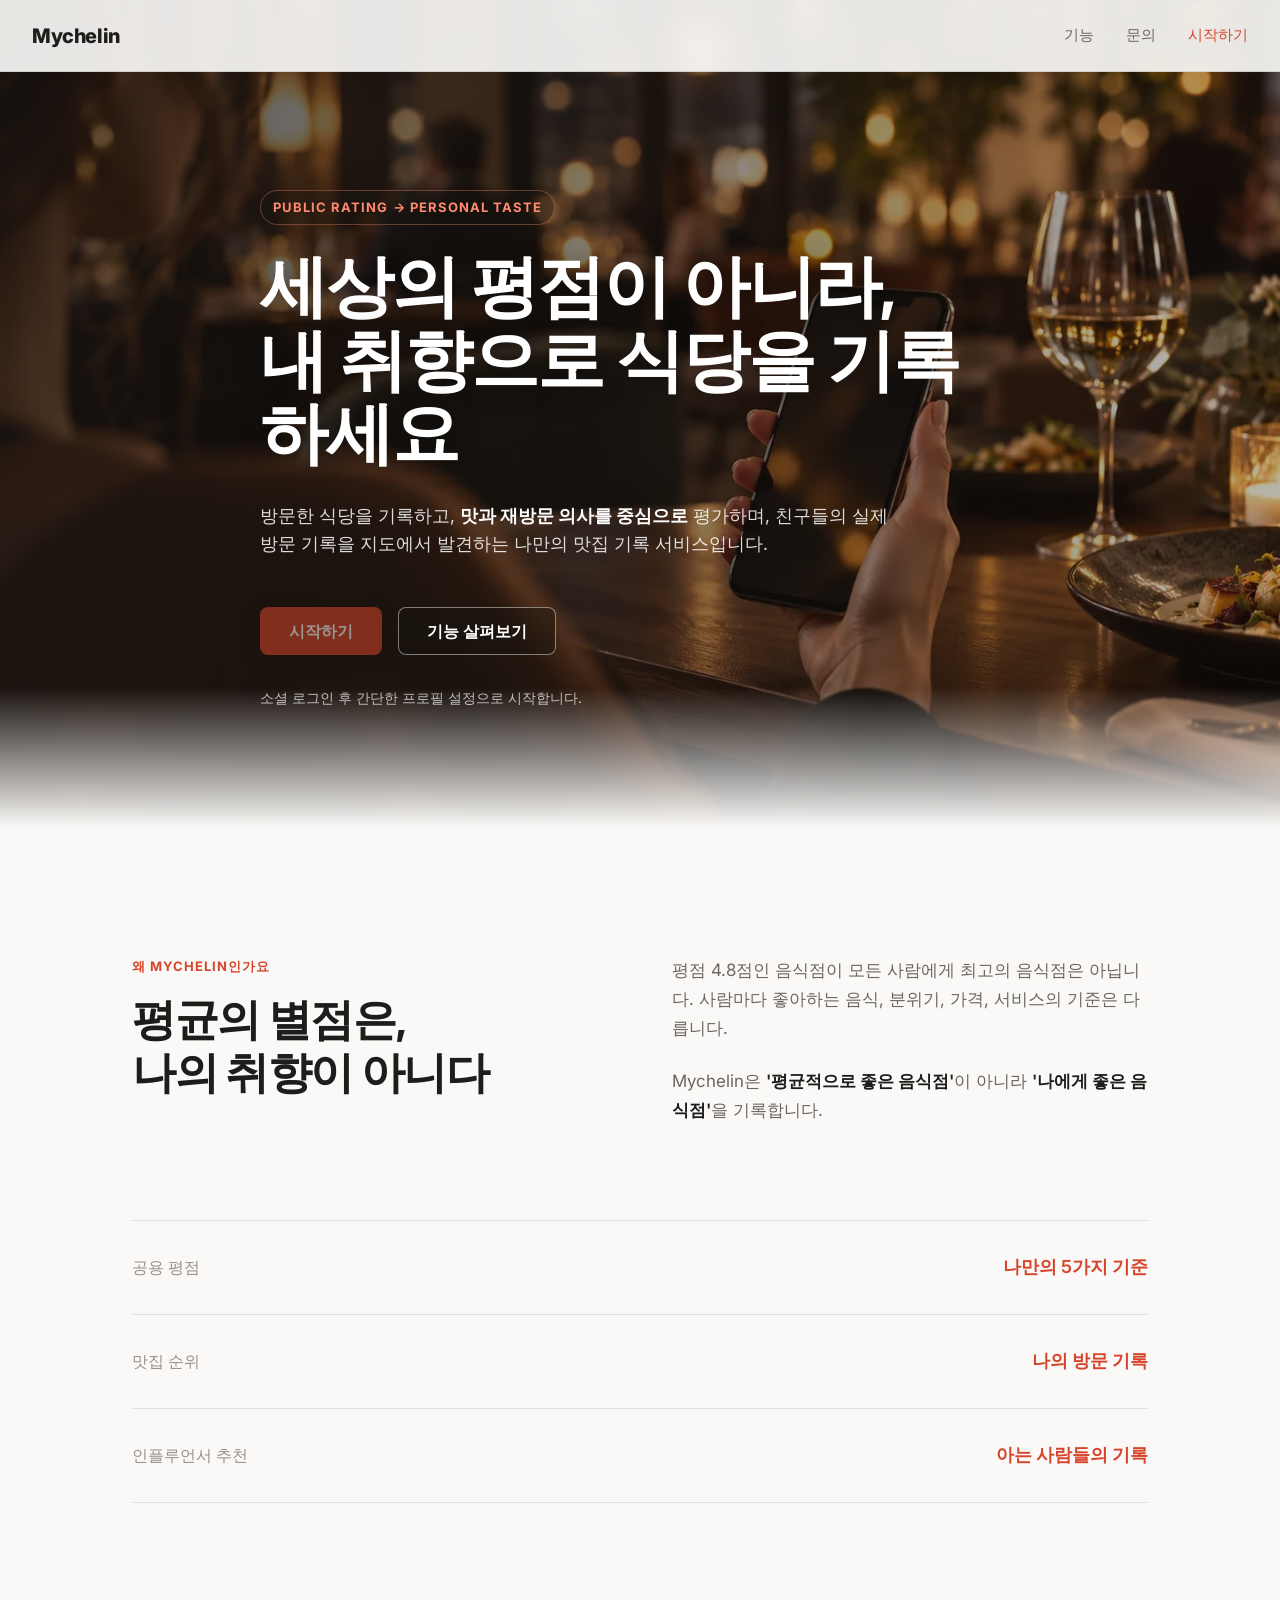
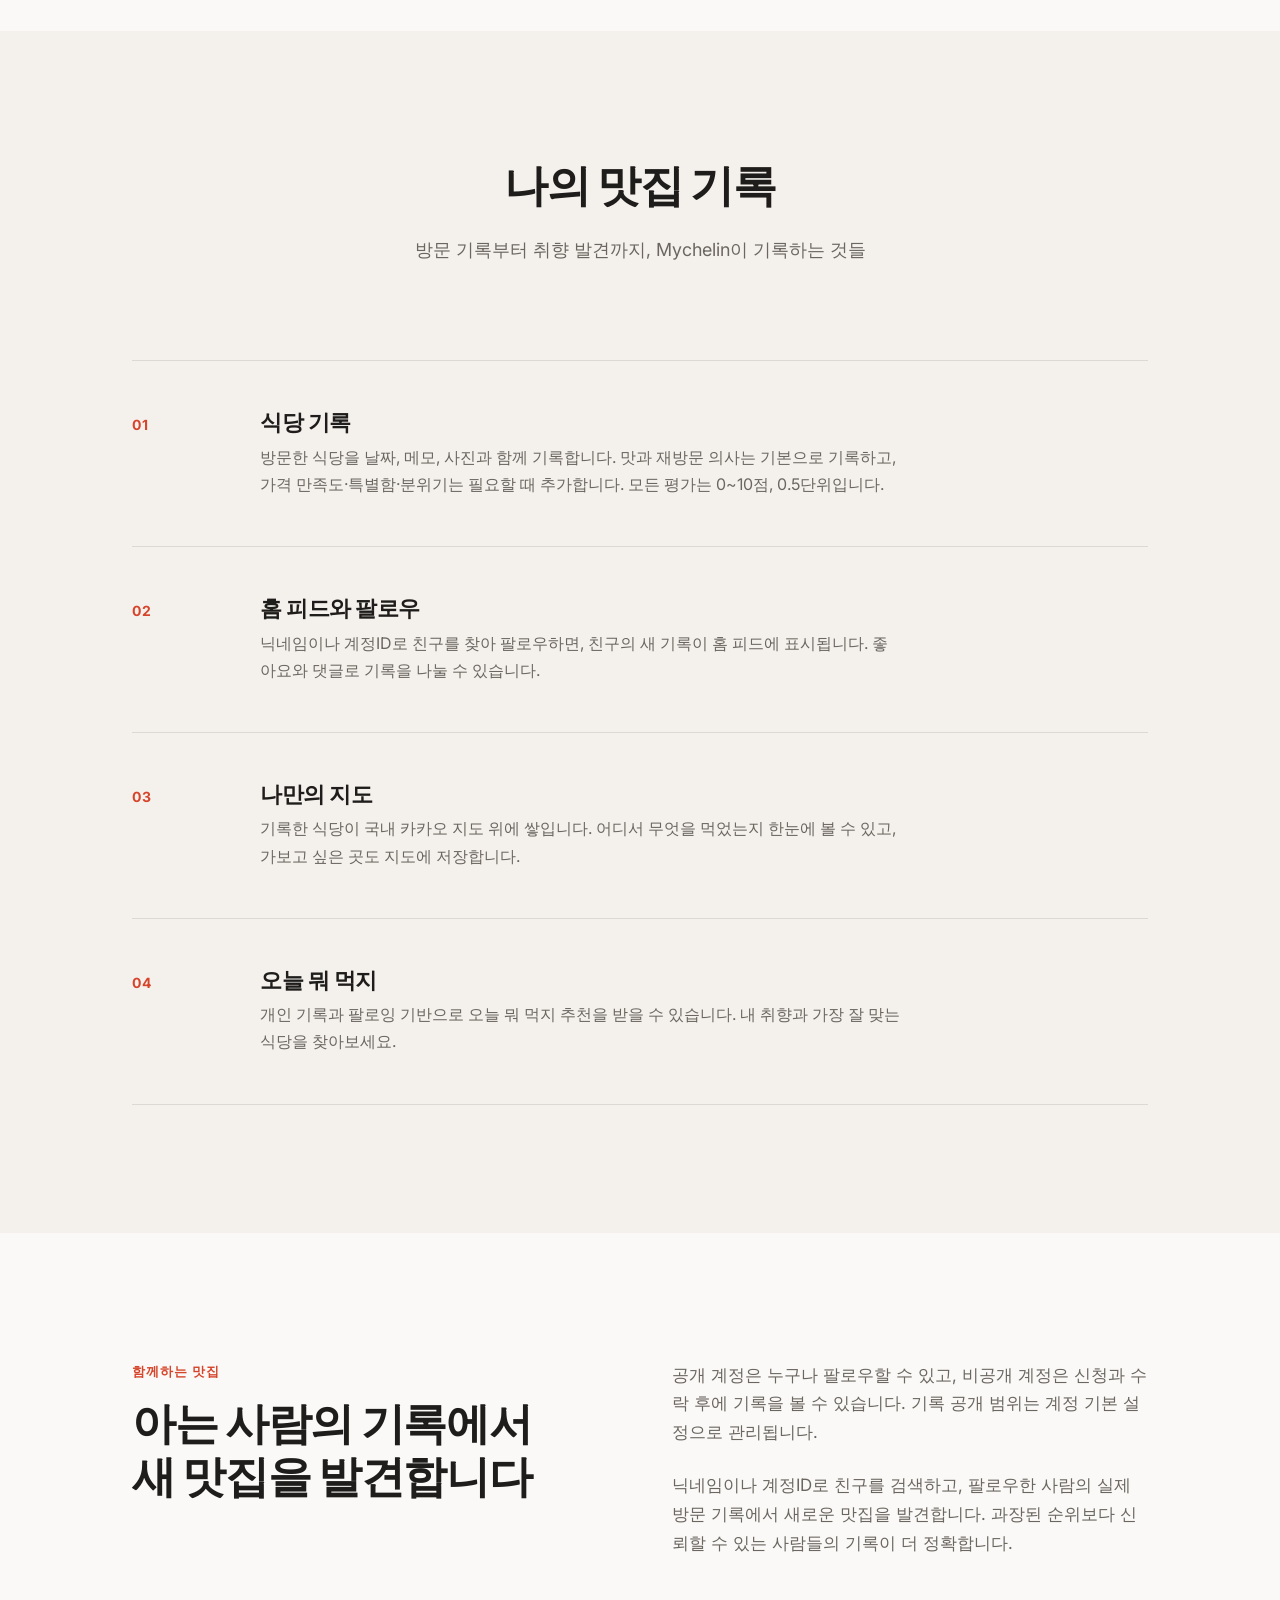
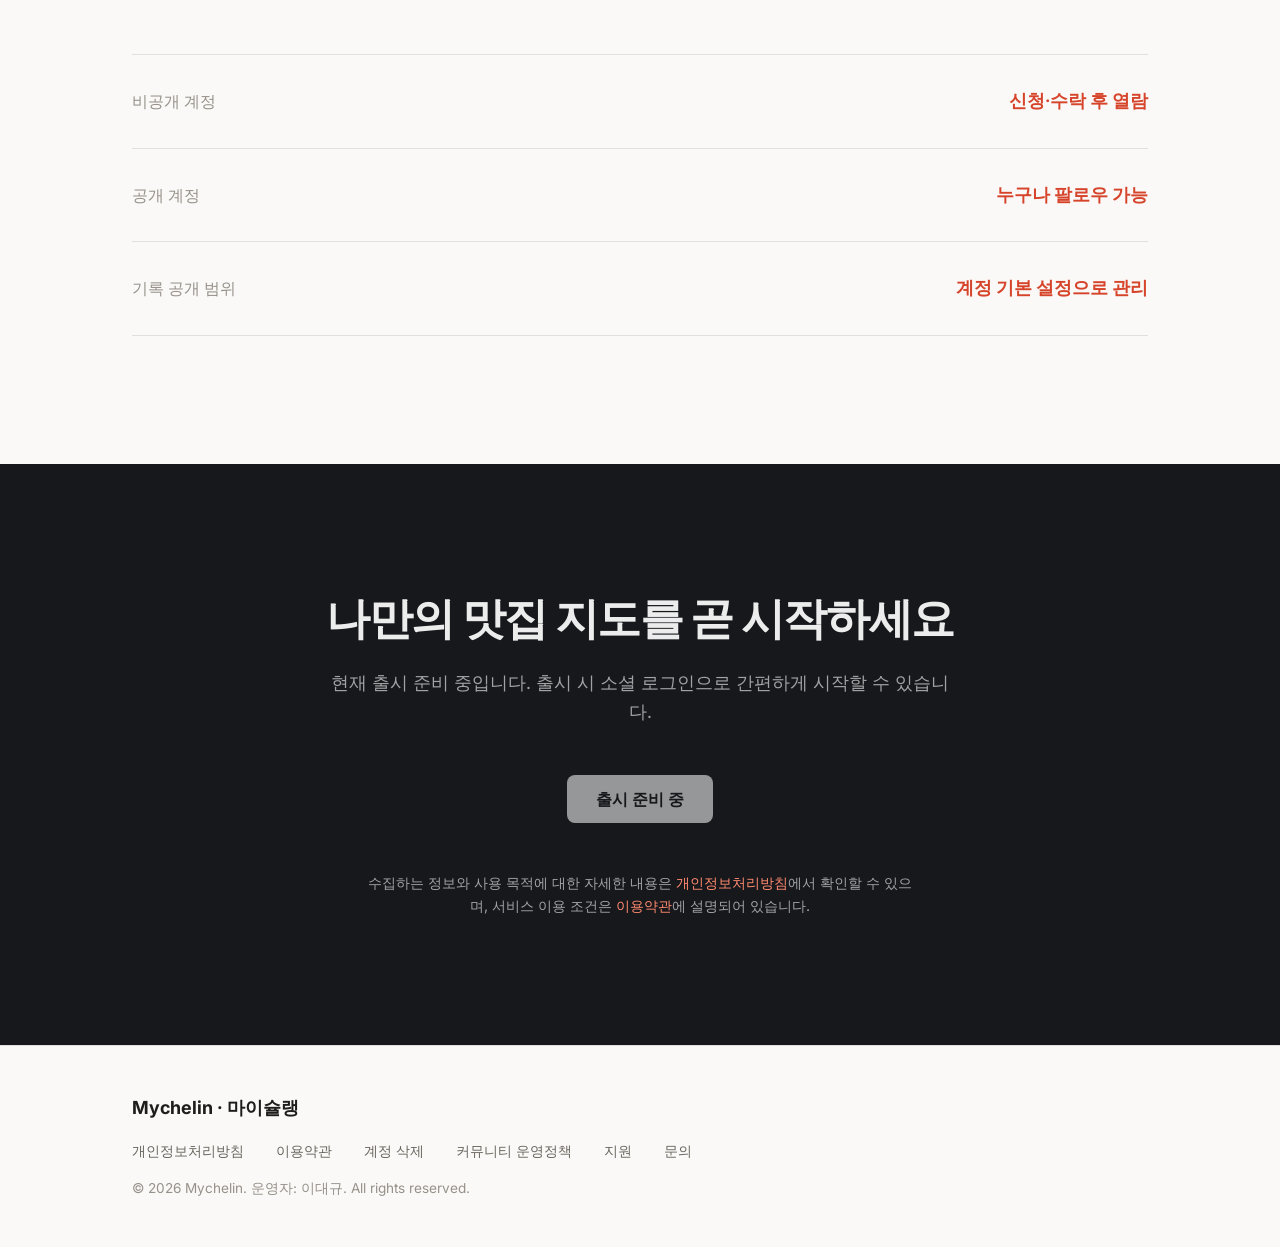
<file: index.html>
<!DOCTYPE html>
<html lang="ko">
<head>
  <meta charset="UTF-8">
  <meta name="viewport" content="width=device-width, initial-scale=1.0">
  <title>Mychelin 마이슐랭 — 나만의 맛집 기록과 지도</title>
  <meta name="description" content="Mychelin(마이슐랭)은 방문한 식당을 기록하고 맛과 재방문 의사를 중심으로 평가하며(가격 만족도·특별함·분위기 선택), 국내 지도에서 관리하고, 친구의 실제 방문 기록으로 새 맛집을 발견하는 나만의 맛집 기록 서비스입니다. 운영자: 이대규">
  <link rel="canonical" href="https://mychelin.app/">
  <meta property="og:type" content="website">
  <meta property="og:title" content="Mychelin 마이슐랭 — Public Rating → Personal Taste">
  <meta property="og:description" content="방문한 식당을 기록하고, 맛과 재방문 의사를 중심으로 평가하고, 지도에서 관리하세요. 만 14세 이상.">
  <meta property="og:url" content="https://mychelin.app/">
  <meta property="og:site_name" content="Mychelin">
  <link rel="icon" href="data:image/svg+xml,%3Csvg xmlns='http://www.w3.org/2000/svg' viewBox='0 0 64 64'%3E%3Crect width='64' height='64' rx='14' fill='%23d6452b'/%3E%3Ctext x='32' y='44' font-family='Inter,Arial,sans-serif' font-size='34' font-weight='700' fill='%23ffffff' text-anchor='middle'%3EM%3C/text%3E%3C/svg%3E">
  <link rel="preconnect" href="https://fonts.googleapis.com">
  <link rel="preconnect" href="https://fonts.gstatic.com" crossorigin>
  <link rel="preload" as="style" href="https://fonts.googleapis.com/css2?family=Inter:wght@400;500;600;700;800&display=swap">
  <link rel="stylesheet" href="https://fonts.googleapis.com/css2?family=Inter:wght@400;500;600;700;800&display=swap" media="all" onload="this.media='all'">
  <noscript><link rel="stylesheet" href="https://fonts.googleapis.com/css2?family=Inter:wght@400;500;600;700;800&display=swap"></noscript>
  <link rel="stylesheet" href="assets/css/style.css">
</head>
<body>
  <header class="site-header" role="banner">
    <div class="header-inner">
      <a class="brand" href="index.html" aria-label="Mychelin 홈">Mychelin</a>
      <nav class="site-nav" aria-label="메인 네비게이션">
        <a href="#features" class="reveal">기능</a>
        <a href="contact.html" class="reveal">문의</a>
        <a class="nav-cta reveal" href="#coming-soon">시작하기</a>
      </nav>
    </div>
  </header>

  <main>
    <section class="hero" aria-labelledby="hero-title">
      <div class="container container-hero">
        <div class="hero-copy">
          <p class="hero-tagline reveal">Public Rating → Personal Taste</p>
          <h1 id="hero-title" class="reveal reveal-delay-1">세상의 평점이 아니라,<br>내 취향으로 식당을 기록하세요</h1>
          <p class="hero-sub reveal reveal-delay-2">
            방문한 식당을 기록하고, <strong>맛과 재방문 의사를 중심으로</strong> 평가하며, 친구들의 실제 방문 기록을 지도에서 발견하는 나만의 맛집 기록 서비스입니다.
          </p>
          <div class="hero-actions reveal reveal-delay-3">
            <a class="btn btn-primary btn-disabled" href="#coming-soon">시작하기</a>
            <a class="btn btn-ghost" href="#features">기능 살펴보기</a>
          </div>
          <p class="hero-note reveal reveal-delay-4"><span class="hero-note-text">소셜 로그인 후 간단한 프로필 설정으로 시작합니다.</span></p>
        </div>
      </div>
    </section>

    <section class="section" id="difference" aria-labelledby="difference-title">
      <div class="container">
        <div class="split">
          <div class="split-copy reveal">
            <p class="kicker">왜 Mychelin인가요</p>
            <h2 id="difference-title" class="section-title">평균의 별점은,<br>나의 취향이 아니다</h2>
          </div>
          <div class="split-text reveal reveal-delay-1">
            <p>평점 4.8점인 음식점이 모든 사람에게 최고의 음식점은 아닙니다. 사람마다 좋아하는 음식, 분위기, 가격, 서비스의 기준은 다릅니다.</p>
            <p>Mychelin은 <strong>'평균적으로 좋은 음식점'</strong>이 아니라 <strong>'나에게 좋은 음식점'</strong>을 기록합니다.</p>
          </div>
        </div>
        <dl class="diff-list reveal">
          <div class="diff-row">
            <dt>공용 평점</dt>
            <dd>나만의 5가지 기준</dd>
          </div>
          <div class="diff-row">
            <dt>맛집 순위</dt>
            <dd>나의 방문 기록</dd>
          </div>
          <div class="diff-row">
            <dt>인플루언서 추천</dt>
            <dd>아는 사람들의 기록</dd>
          </div>
        </dl>
      </div>
    </section>

    <section class="section section-alt" id="features" aria-labelledby="features-title">
      <div class="container">
        <header class="section-header">
          <h2 id="features-title" class="section-title reveal">나의 맛집 기록</h2>
          <p class="section-desc reveal reveal-delay-1">방문 기록부터 취향 발견까지, Mychelin이 기록하는 것들</p>
        </header>

        <ol class="feature-list">
          <li class="feature-row reveal">
            <span class="feature-num" aria-hidden="true">01</span>
            <div class="feature-body">
              <h3>식당 기록</h3>
              <p>방문한 식당을 날짜, 메모, 사진과 함께 기록합니다. 맛과 재방문 의사는 기본으로 기록하고, 가격 만족도·특별함·분위기는 필요할 때 추가합니다. 모든 평가는 0~10점, 0.5단위입니다.</p>
            </div>
          </li>
          <li class="feature-row reveal">
            <span class="feature-num" aria-hidden="true">02</span>
            <div class="feature-body">
              <h3>홈 피드와 팔로우</h3>
              <p>닉네임이나 계정ID로 친구를 찾아 팔로우하면, 친구의 새 기록이 홈 피드에 표시됩니다. 좋아요와 댓글로 기록을 나눌 수 있습니다.</p>
            </div>
          </li>
          <li class="feature-row reveal">
            <span class="feature-num" aria-hidden="true">03</span>
            <div class="feature-body">
              <h3>나만의 지도</h3>
              <p>기록한 식당이 국내 카카오 지도 위에 쌓입니다. 어디서 무엇을 먹었는지 한눈에 볼 수 있고, 가보고 싶은 곳도 지도에 저장합니다.</p>
            </div>
          </li>
          <li class="feature-row reveal">
            <span class="feature-num" aria-hidden="true">04</span>
            <div class="feature-body">
              <h3>오늘 뭐 먹지</h3>
              <p>개인 기록과 팔로잉 기반으로 오늘 뭐 먹지 추천을 받을 수 있습니다. 내 취향과 가장 잘 맞는 식당을 찾아보세요.</p>
            </div>
          </li>
        </ol>
      </div>
    </section>

    <section class="section" id="social" aria-labelledby="social-title">
      <div class="container">
        <div class="split">
          <div class="split-copy reveal">
            <p class="kicker">함께하는 맛집</p>
            <h2 id="social-title" class="section-title">아는 사람의 기록에서<br>새 맛집을 발견합니다</h2>
          </div>
          <div class="split-text reveal reveal-delay-1">
            <p>공개 계정은 누구나 팔로우할 수 있고, 비공개 계정은 신청과 수락 후에 기록을 볼 수 있습니다. 기록 공개 범위는 계정 기본 설정으로 관리됩니다.</p>
            <p>닉네임이나 계정ID로 친구를 검색하고, 팔로우한 사람의 실제 방문 기록에서 새로운 맛집을 발견합니다. 과장된 순위보다 신뢰할 수 있는 사람들의 기록이 더 정확합니다.</p>
          </div>
        </div>
        <dl class="diff-list reveal">
          <div class="diff-row">
            <dt>비공개 계정</dt>
            <dd>신청·수락 후 열람</dd>
          </div>
          <div class="diff-row">
            <dt>공개 계정</dt>
            <dd>누구나 팔로우 가능</dd>
          </div>
          <div class="diff-row">
            <dt>기록 공개 범위</dt>
            <dd>계정 기본 설정으로 관리</dd>
          </div>
        </dl>
      </div>
    </section>

    <section class="login-section" id="login" aria-labelledby="login-title">
      <div class="container">
        <h2 id="login-title" class="login-title reveal">나만의 맛집 지도를 곧 시작하세요</h2>
        <p class="login-desc reveal reveal-delay-1">
          현재 출시 준비 중입니다. 출시 시 소셜 로그인으로 간편하게 시작할 수 있습니다.
        </p>
        <div class="login-actions reveal reveal-delay-2">
          <span class="btn btn-primary-light btn-disabled">출시 준비 중</span>
        </div>
        <p class="login-note reveal reveal-delay-3">
          수집하는 정보와 사용 목적에 대한 자세한 내용은
          <a href="privacy-policy.html">개인정보처리방침</a>에서 확인할 수 있으며,
          서비스 이용 조건은 <a href="terms.html">이용약관</a>에 설명되어 있습니다.
        </p>
      </div>
    </section>
  </main>

  <footer class="site-footer" role="contentinfo">
    <div class="container">
      <p class="footer-brand">Mychelin · 마이슐랭</p>
      <nav class="footer-nav" aria-label="푸터 네비게이션">
        <a href="privacy-policy.html">개인정보처리방침</a>
        <a href="terms.html">이용약관</a>
        <a href="account-deletion.html">계정 삭제</a>
        <a href="community-guidelines.html">커뮤니티 운영정책</a>
        <a href="support.html">지원</a>
        <a href="contact.html">문의</a>
      </nav>
      <p class="footer-copy">© 2026 Mychelin. 운영자: 이대규. All rights reserved.</p>
    </div>
  </footer>

  <script src="assets/js/main.js"></script>
</body>
</html>
</file>
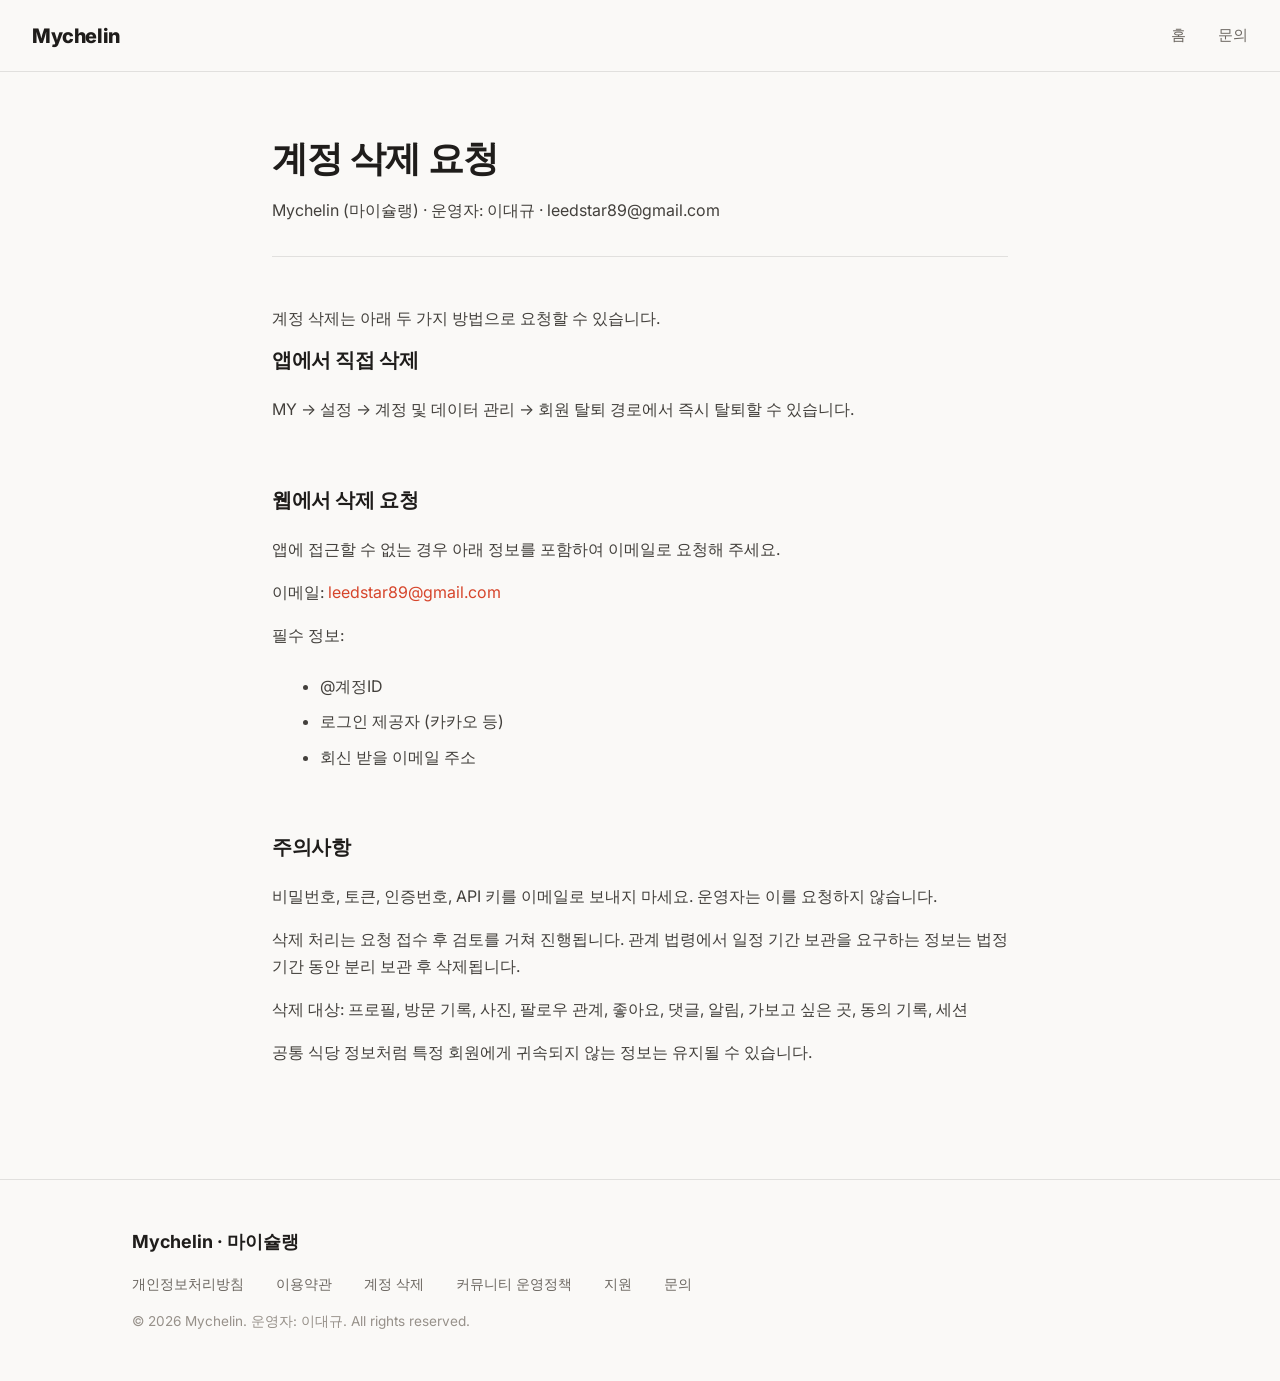
<file: account-deletion.html>
<!DOCTYPE html>
<html lang="ko">
<head>
  <meta charset="UTF-8">
  <meta name="viewport" content="width=device-width, initial-scale=1.0">
  <title>계정 삭제 요청 — Mychelin</title>
  <meta name="description" content="Mychelin 계정 삭제 요청 방법과 처리 절차를 안내합니다.">
  <link rel="canonical" href="https://mychelin.app/account-deletion.html">
  <meta property="og:type" content="website">
  <meta property="og:title" content="계정 삭제 요청 — Mychelin">
  <meta property="og:url" content="https://mychelin.app/account-deletion.html">
  <link rel="icon" href="data:image/svg+xml,%3Csvg xmlns='http://www.w3.org/2000/svg' viewBox='0 0 64 64'%3E%3Crect width='64' height='64' rx='14' fill='%23d6452b'/%3E%3Ctext x='32' y='44' font-family='Inter,Arial,sans-serif' font-size='34' font-weight='700' fill='%23ffffff' text-anchor='middle'%3EM%3C/text%3E%3C/svg%3E">
  <link rel="preconnect" href="https://fonts.googleapis.com">
  <link rel="preconnect" href="https://fonts.gstatic.com" crossorigin>
  <link rel="preload" as="style" href="https://fonts.googleapis.com/css2?family=Inter:wght@400;500;600;700&display=swap">
  <link rel="stylesheet" href="https://fonts.googleapis.com/css2?family=Inter:wght@400;500;600;700&display=swap" media="all" onload="this.media='all'">
  <noscript><link rel="stylesheet" href="https://fonts.googleapis.com/css2?family=Inter:wght@400;500;600;700&display=swap"></noscript>
  <link rel="stylesheet" href="assets/css/style.css">
</head>
<body>
  <header class="site-header" role="banner">
    <div class="header-inner">
      <a class="brand" href="index.html" aria-label="Mychelin 홈">Mychelin</a>
      <nav class="site-nav" aria-label="메인 네비게이션">
        <a href="index.html">홈</a>
        <a href="contact.html">문의</a>
      </nav>
    </div>
  </header>

  <main class="legal" role="main">
    <div class="container">
      <article class="legal-doc">
        <header>
          <h1>계정 삭제 요청</h1>
          <p class="legal-meta">Mychelin (마이슐랭) · 운영자: 이대규 · leedstar89@gmail.com</p>
        </header>

        <p>계정 삭제는 아래 두 가지 방법으로 요청할 수 있습니다.</p>

        <h2>앱에서 직접 삭제</h2>
        <p>MY → 설정 → 계정 및 데이터 관리 → 회원 탈퇴 경로에서 즉시 탈퇴할 수 있습니다.</p>

        <h2>웹에서 삭제 요청</h2>
        <p>앱에 접근할 수 없는 경우 아래 정보를 포함하여 이메일로 요청해 주세요.</p>
        <p>이메일: <a href="mailto:leedstar89@gmail.com">leedstar89@gmail.com</a></p>
        <p>필수 정보:</p>
        <ul>
          <li>@계정ID</li>
          <li>로그인 제공자 (카카오 등)</li>
          <li>회신 받을 이메일 주소</li>
        </ul>

        <h2>주의사항</h2>
        <p>비밀번호, 토큰, 인증번호, API 키를 이메일로 보내지 마세요. 운영자는 이를 요청하지 않습니다.</p>
        <p>삭제 처리는 요청 접수 후 검토를 거쳐 진행됩니다. 관계 법령에서 일정 기간 보관을 요구하는 정보는 법정 기간 동안 분리 보관 후 삭제됩니다.</p>
        <p>삭제 대상: 프로필, 방문 기록, 사진, 팔로우 관계, 좋아요, 댓글, 알림, 가보고 싶은 곳, 동의 기록, 세션</p>
        <p>공통 식당 정보처럼 특정 회원에게 귀속되지 않는 정보는 유지될 수 있습니다.</p>
      </article>
    </div>
  </main>

  <footer class="site-footer" role="contentinfo">
    <div class="container">
      <p class="footer-brand">Mychelin · 마이슐랭</p>
      <nav class="footer-nav" aria-label="푸터 네비게이션">
        <a href="privacy-policy.html">개인정보처리방침</a>
        <a href="terms.html">이용약관</a>
        <a href="account-deletion.html">계정 삭제</a>
        <a href="community-guidelines.html">커뮤니티 운영정책</a>
        <a href="support.html">지원</a>
        <a href="contact.html">문의</a>
      </nav>
      <p class="footer-copy">© 2026 Mychelin. 운영자: 이대규. All rights reserved.</p>
    </div>
  </footer>

  <script src="assets/js/main.js"></script>
</body>
</html>
</file>
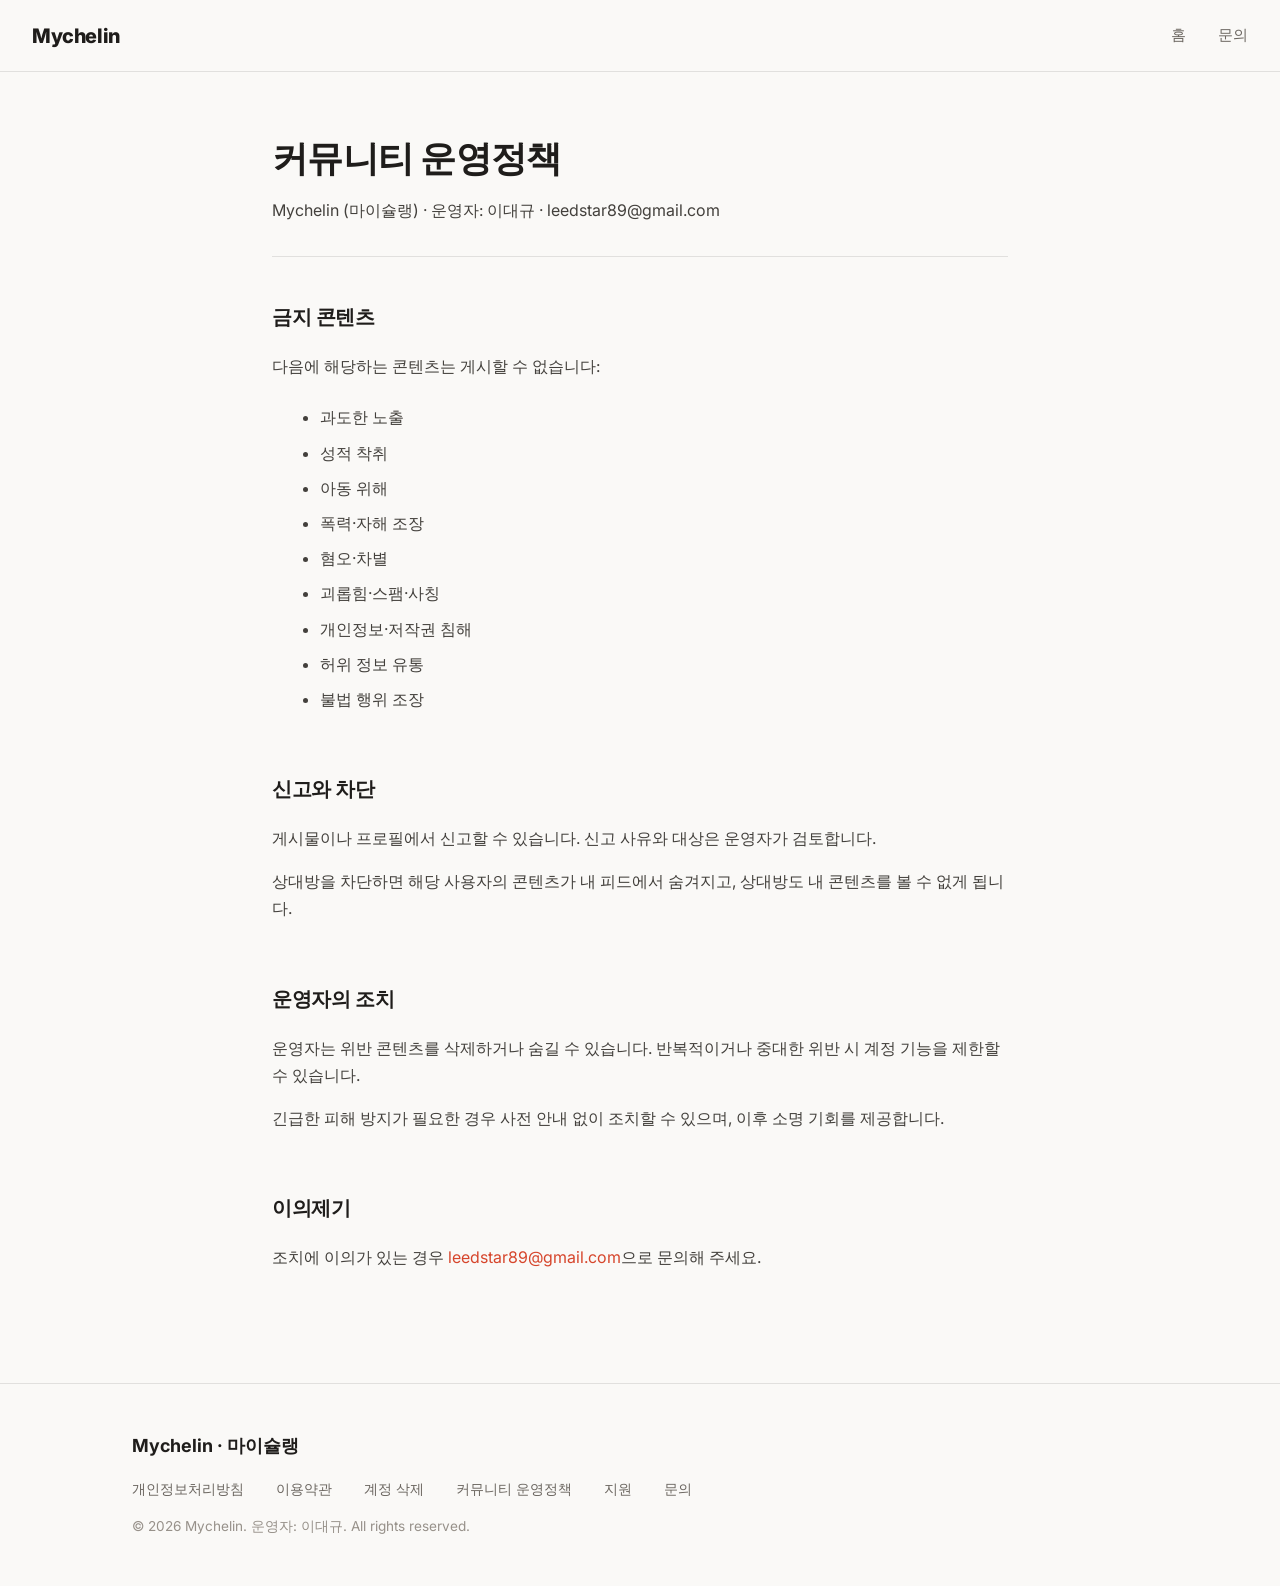
<file: community-guidelines.html>
<!DOCTYPE html>
<html lang="ko">
<head>
  <meta charset="UTF-8">
  <meta name="viewport" content="width=device-width, initial-scale=1.0">
  <title>커뮤니티 운영정책 — Mychelin</title>
  <meta name="description" content="Mychelin 커뮤니티 운영정책: 금지 콘텐츠, 신고·차단, 운영 조치 절차를 안내합니다.">
  <link rel="canonical" href="https://mychelin.app/community-guidelines.html">
  <meta property="og:type" content="website">
  <meta property="og:title" content="커뮤니티 운영정책 — Mychelin">
  <meta property="og:url" content="https://mychelin.app/community-guidelines.html">
  <link rel="icon" href="data:image/svg+xml,%3Csvg xmlns='http://www.w3.org/2000/svg' viewBox='0 0 64 64'%3E%3Crect width='64' height='64' rx='14' fill='%23d6452b'/%3E%3Ctext x='32' y='44' font-family='Inter,Arial,sans-serif' font-size='34' font-weight='700' fill='%23ffffff' text-anchor='middle'%3EM%3C/text%3E%3C/svg%3E">
  <link rel="preconnect" href="https://fonts.googleapis.com">
  <link rel="preconnect" href="https://fonts.gstatic.com" crossorigin>
  <link rel="preload" as="style" href="https://fonts.googleapis.com/css2?family=Inter:wght@400;500;600;700&display=swap">
  <link rel="stylesheet" href="https://fonts.googleapis.com/css2?family=Inter:wght@400;500;600;700&display=swap" media="all" onload="this.media='all'">
  <noscript><link rel="stylesheet" href="https://fonts.googleapis.com/css2?family=Inter:wght@400;500;600;700&display=swap"></noscript>
  <link rel="stylesheet" href="assets/css/style.css">
</head>
<body>
  <header class="site-header" role="banner">
    <div class="header-inner">
      <a class="brand" href="index.html" aria-label="Mychelin 홈">Mychelin</a>
      <nav class="site-nav" aria-label="메인 네비게이션">
        <a href="index.html">홈</a>
        <a href="contact.html">문의</a>
      </nav>
    </div>
  </header>

  <main class="legal" role="main">
    <div class="container">
      <article class="legal-doc">
        <header>
          <h1>커뮤니티 운영정책</h1>
          <p class="legal-meta">Mychelin (마이슐랭) · 운영자: 이대규 · leedstar89@gmail.com</p>
        </header>

        <h2>금지 콘텐츠</h2>
        <p>다음에 해당하는 콘텐츠는 게시할 수 없습니다:</p>
        <ul>
          <li>과도한 노출</li>
          <li>성적 착취</li>
          <li>아동 위해</li>
          <li>폭력·자해 조장</li>
          <li>혐오·차별</li>
          <li>괴롭힘·스팸·사칭</li>
          <li>개인정보·저작권 침해</li>
          <li>허위 정보 유통</li>
          <li>불법 행위 조장</li>
        </ul>

        <h2>신고와 차단</h2>
        <p>게시물이나 프로필에서 신고할 수 있습니다. 신고 사유와 대상은 운영자가 검토합니다.</p>
        <p>상대방을 차단하면 해당 사용자의 콘텐츠가 내 피드에서 숨겨지고, 상대방도 내 콘텐츠를 볼 수 없게 됩니다.</p>

        <h2>운영자의 조치</h2>
        <p>운영자는 위반 콘텐츠를 삭제하거나 숨길 수 있습니다. 반복적이거나 중대한 위반 시 계정 기능을 제한할 수 있습니다.</p>
        <p>긴급한 피해 방지가 필요한 경우 사전 안내 없이 조치할 수 있으며, 이후 소명 기회를 제공합니다.</p>

        <h2>이의제기</h2>
        <p>조치에 이의가 있는 경우 <a href="mailto:leedstar89@gmail.com">leedstar89@gmail.com</a>으로 문의해 주세요.</p>
      </article>
    </div>
  </main>

  <footer class="site-footer" role="contentinfo">
    <div class="container">
      <p class="footer-brand">Mychelin · 마이슐랭</p>
      <nav class="footer-nav" aria-label="푸터 네비게이션">
        <a href="privacy-policy.html">개인정보처리방침</a>
        <a href="terms.html">이용약관</a>
        <a href="account-deletion.html">계정 삭제</a>
        <a href="community-guidelines.html">커뮤니티 운영정책</a>
        <a href="support.html">지원</a>
        <a href="contact.html">문의</a>
      </nav>
      <p class="footer-copy">© 2026 Mychelin. 운영자: 이대규. All rights reserved.</p>
    </div>
  </footer>

  <script src="assets/js/main.js"></script>
</body>
</html>
</file>
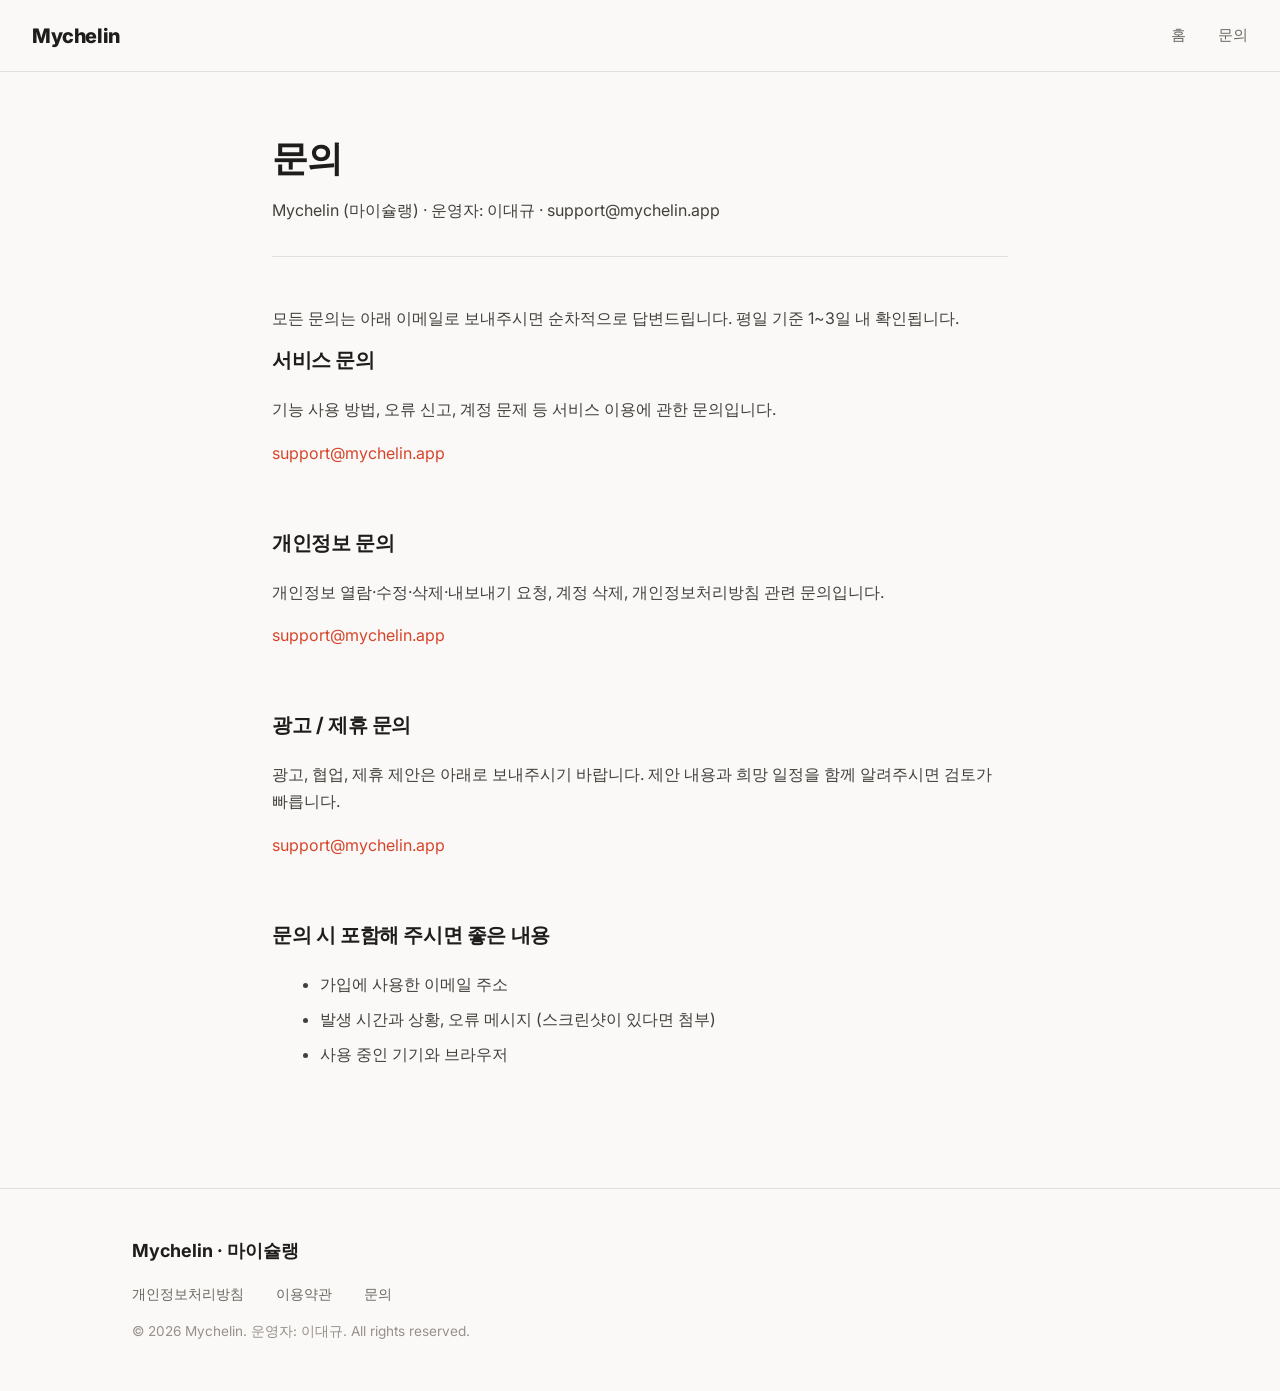
<file: contact.html>
<!DOCTYPE html>
<html lang="ko">
<head>
  <meta charset="UTF-8">
  <meta name="viewport" content="width=device-width, initial-scale=1.0">
  <title>문의 — Mychelin</title>
  <meta name="description" content="Mychelin(마이슐랭) 서비스 문의, 개인정보 문의, 광고 및 제휴 문의 방법을 안내합니다. 운영자: 이대규">
  <link rel="canonical" href="https://mychelin.app/contact.html">
  <meta property="og:type" content="website">
  <meta property="og:title" content="문의 — Mychelin">
  <meta property="og:url" content="https://mychelin.app/contact.html">
  <link rel="icon" href="data:image/svg+xml,%3Csvg xmlns='http://www.w3.org/2000/svg' viewBox='0 0 64 64'%3E%3Crect width='64' height='64' rx='14' fill='%23d6452b'/%3E%3Ctext x='32' y='44' font-family='Inter,Arial,sans-serif' font-size='34' font-weight='700' fill='%23ffffff' text-anchor='middle'%3EM%3C/text%3E%3C/svg%3E">
  <link rel="preconnect" href="https://fonts.googleapis.com">
  <link rel="preconnect" href="https://fonts.gstatic.com" crossorigin>
  <link rel="preload" as="style" href="https://fonts.googleapis.com/css2?family=Inter:wght@400;500;600;700&display=swap">
  <link rel="stylesheet" href="https://fonts.googleapis.com/css2?family=Inter:wght@400;500;600;700&display=swap" media="all" onload="this.media='all'">
  <noscript><link rel="stylesheet" href="https://fonts.googleapis.com/css2?family=Inter:wght@400;500;600;700&display=swap"></noscript>
  <link rel="stylesheet" href="assets/css/style.css">
</head>
<body>
  <header class="site-header" role="banner">
    <div class="header-inner">
      <a class="brand" href="index.html" aria-label="Mychelin 홈">Mychelin</a>
      <nav class="site-nav" aria-label="메인 네비게이션">
        <a href="index.html">홈</a>
        <a href="contact.html" aria-current="page">문의</a>
      </nav>
    </div>
  </header>

  <main class="legal" role="main">
    <div class="container">
      <article class="legal-doc">
        <header>
          <h1>문의</h1>
          <p class="legal-meta">Mychelin (마이슐랭) · 운영자: 이대규 · support@mychelin.app</p>
        </header>

        <p>모든 문의는 아래 이메일로 보내주시면 순차적으로 답변드립니다. 평일 기준 1~3일 내 확인됩니다.</p>

        <h2>서비스 문의</h2>
        <p>기능 사용 방법, 오류 신고, 계정 문제 등 서비스 이용에 관한 문의입니다.</p>
        <p><a href="mailto:support@mychelin.app?subject=%5B%EC%84%9C%EB%B9%84%EC%8A%A4%20%EB%AC%B8%EC%9D%98%5D">support@mychelin.app</a></p>

        <h2>개인정보 문의</h2>
        <p>개인정보 열람·수정·삭제·내보내기 요청, 계정 삭제, 개인정보처리방침 관련 문의입니다.</p>
        <p><a href="mailto:support@mychelin.app?subject=%5B%EA%B0%9C%EC%9D%B8%EC%A0%95%EB%B3%B4%20%EB%AC%B8%EC%9D%98%5D">support@mychelin.app</a></p>

        <h2>광고 / 제휴 문의</h2>
        <p>광고, 협업, 제휴 제안은 아래로 보내주시기 바랍니다. 제안 내용과 희망 일정을 함께 알려주시면 검토가 빠릅니다.</p>
        <p><a href="mailto:support@mychelin.app?subject=%5B%EA%B4%91%EA%B3%A0%2F%EC%A0%9C%ED%9C%98%20%EB%AC%B8%EC%9D%98%5D">support@mychelin.app</a></p>

        <h2>문의 시 포함해 주시면 좋은 내용</h2>
        <ul>
          <li>가입에 사용한 이메일 주소</li>
          <li>발생 시간과 상황, 오류 메시지 (스크린샷이 있다면 첨부)</li>
          <li>사용 중인 기기와 브라우저</li>
        </ul>
      </article>
    </div>
  </main>

  <footer class="site-footer" role="contentinfo">
    <div class="container">
      <p class="footer-brand">Mychelin · 마이슐랭</p>
      <nav class="footer-nav" aria-label="푸터 네비게이션">
        <a href="privacy-policy.html">개인정보처리방침</a>
        <a href="terms.html">이용약관</a>
        <a href="contact.html">문의</a>
      </nav>
      <p class="footer-copy">© 2026 Mychelin. 운영자: 이대규. All rights reserved.</p>
    </div>
  </footer>

  <script src="assets/js/main.js"></script>
</body>
</html>
</file>
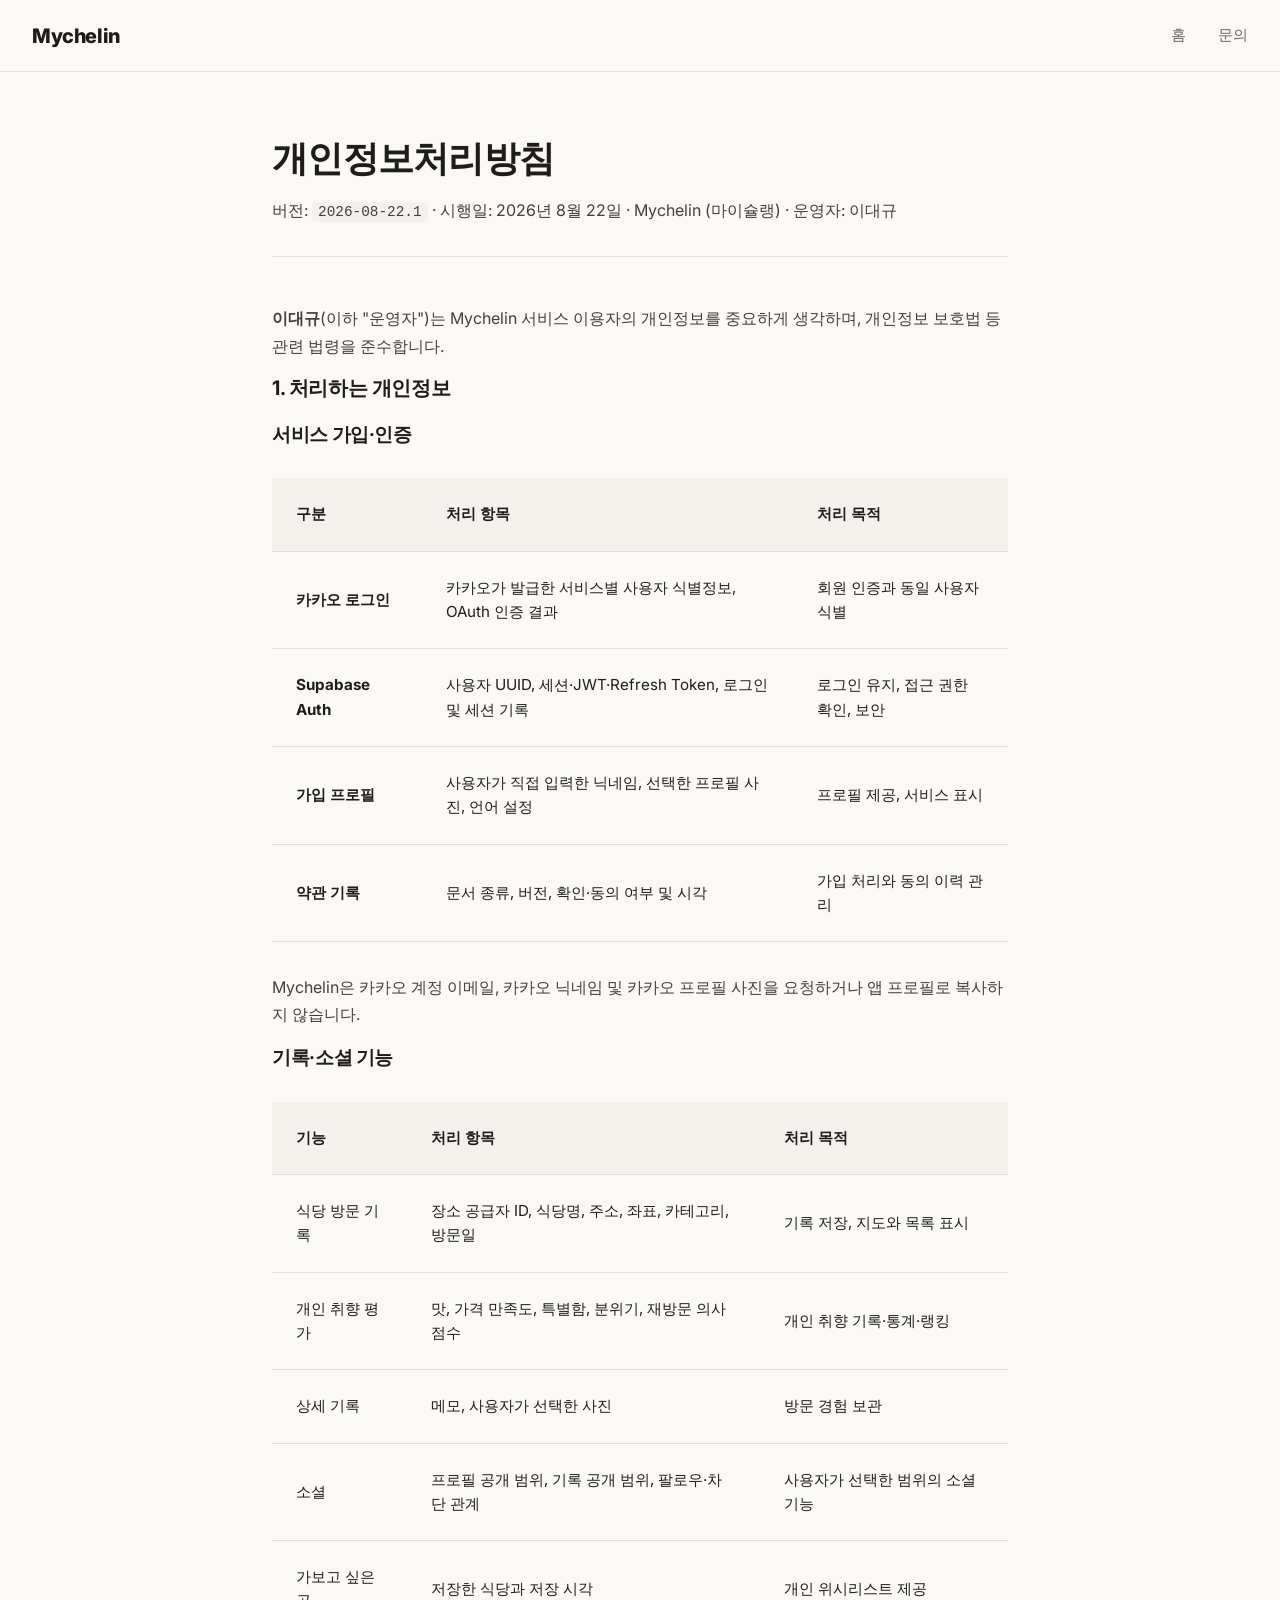
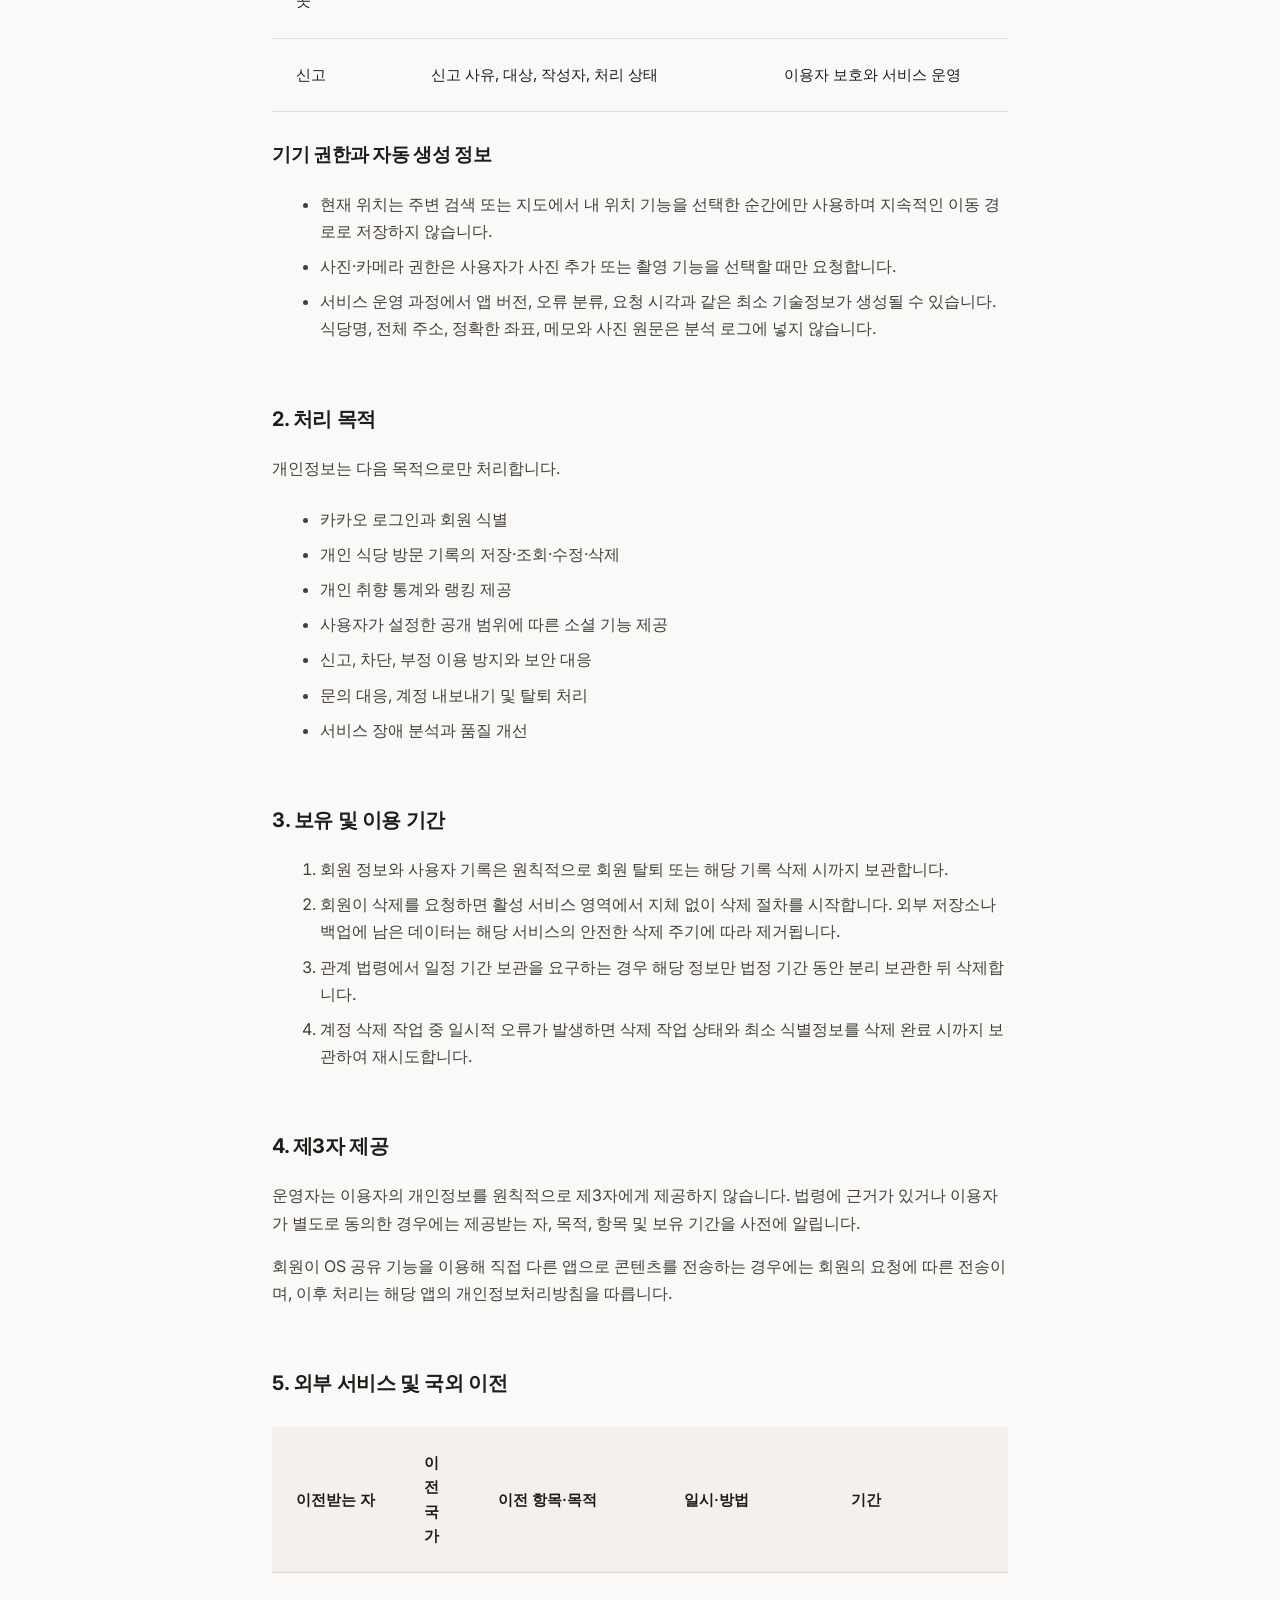
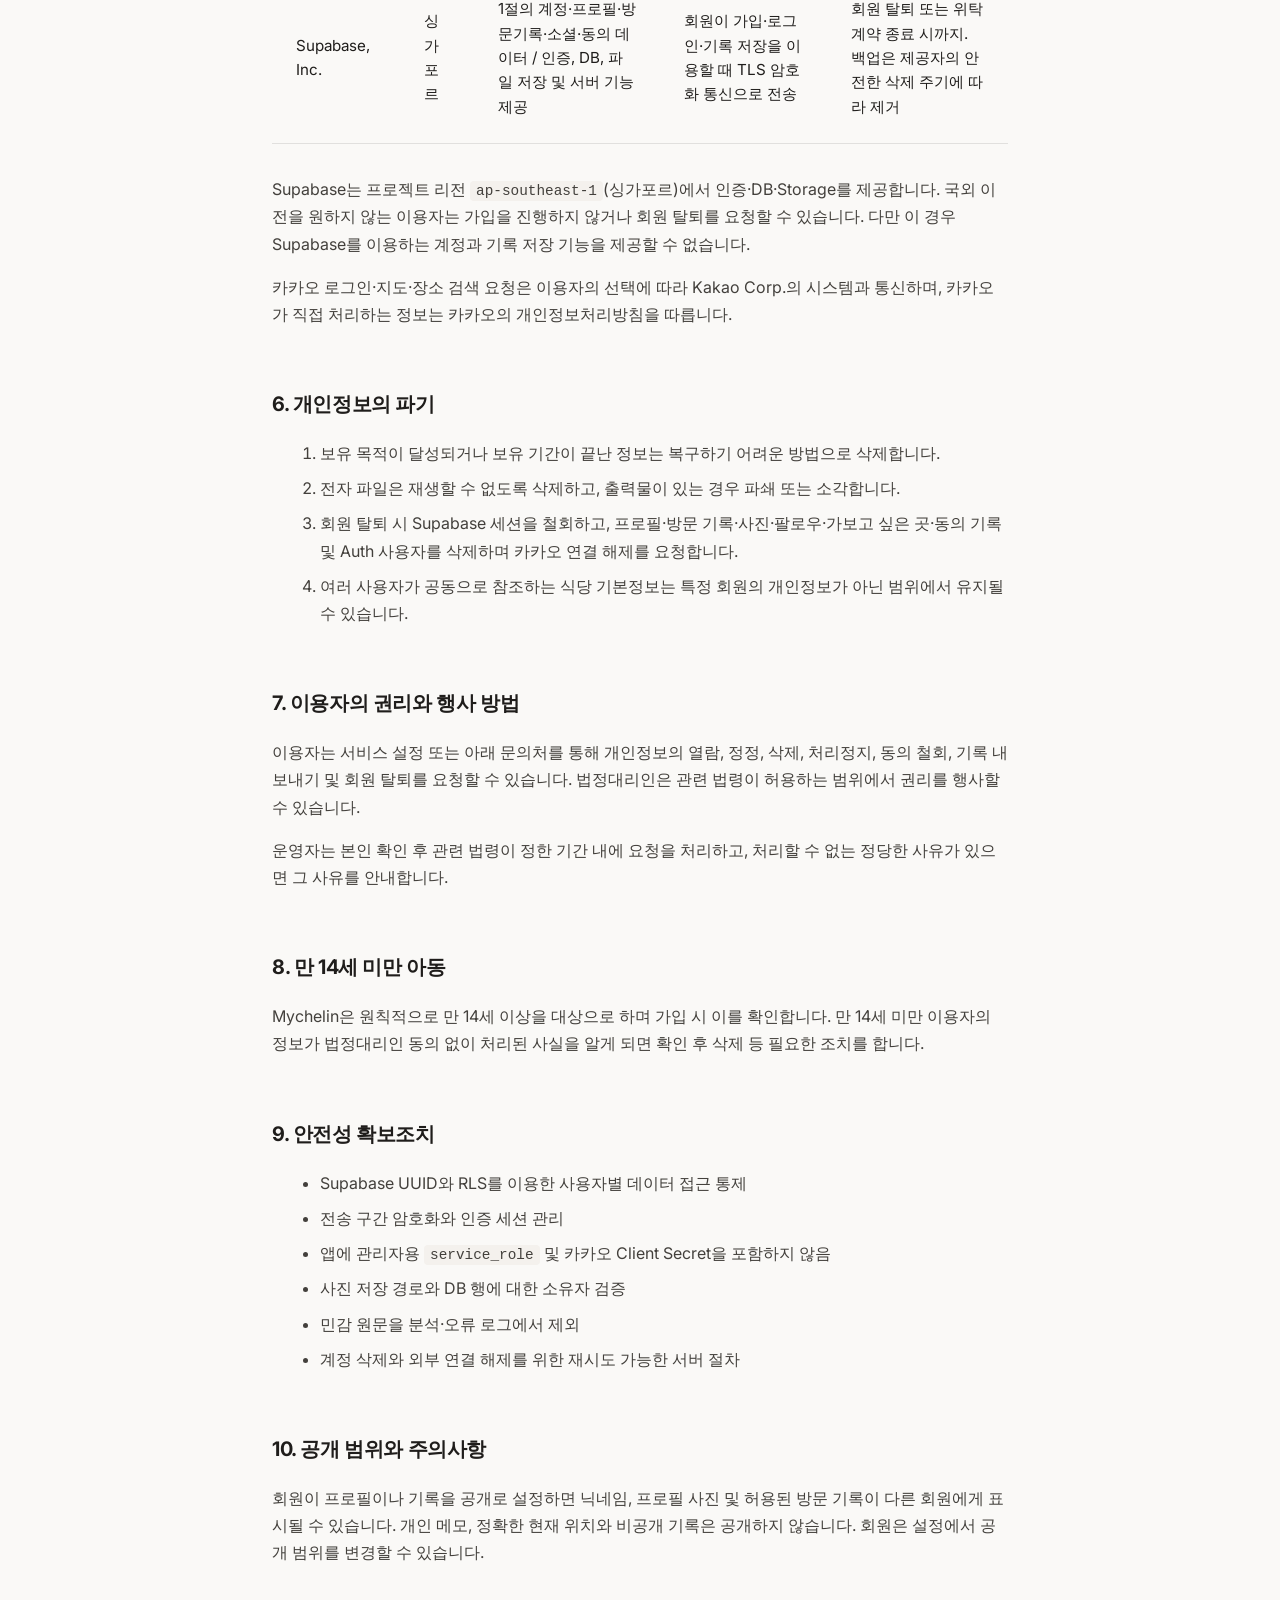
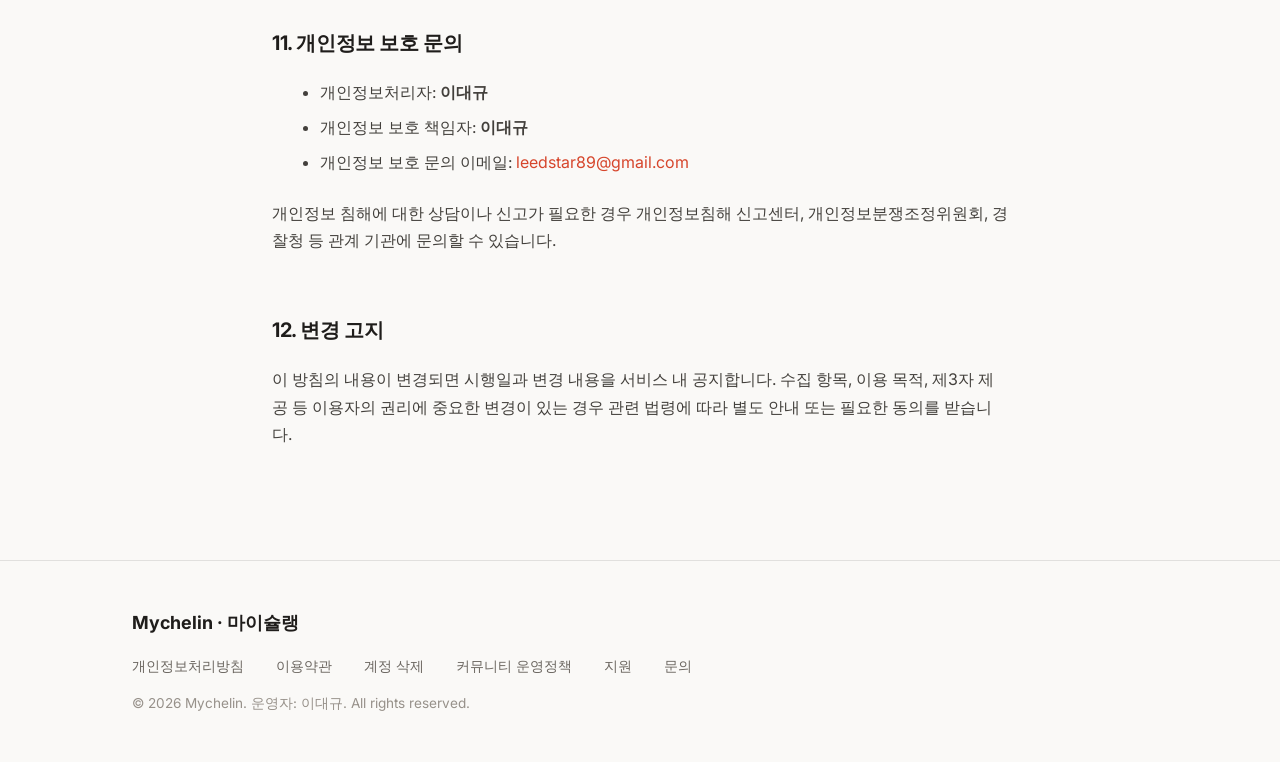
<file: privacy-policy.html>
<!DOCTYPE html>
<html lang="ko">
<head>
  <meta charset="UTF-8">
  <meta name="viewport" content="width=device-width, initial-scale=1.0">
  <title>개인정보처리방침 — Mychelin</title>
  <meta name="description" content="Mychelin(마이슐랭) 개인정보처리방침 v2026-08-22.1: 카카오 로그인 식별정보, Supabase Auth(UUID, 세션·JWT·Refresh Token), 닉네임·프로필사진·언어설정, 약관동의기록의 수집·이용·보관·파기·제공 및 사용자 권리 안내. 운영자: 이대규">
  <link rel="canonical" href="https://mychelin.app/privacy-policy.html">
  <meta property="og:type" content="website">
  <meta property="og:title" content="개인정보처리방침 — Mychelin">
  <meta property="og:url" content="https://mychelin.app/privacy-policy.html">
  <link rel="icon" href="data:image/svg+xml,%3Csvg xmlns='http://www.w3.org/2000/svg' viewBox='0 0 64 64'%3E%3Crect width='64' height='64' rx='14' fill='%23d6452b'/%3E%3Ctext x='32' y='44' font-family='Inter,Arial,sans-serif' font-size='34' font-weight='700' fill='%23ffffff' text-anchor='middle'%3EM%3C/text%3E%3C/svg%3E">
  <link rel="preconnect" href="https://fonts.googleapis.com">
  <link rel="preconnect" href="https://fonts.gstatic.com" crossorigin>
  <link rel="preload" as="style" href="https://fonts.googleapis.com/css2?family=Inter:wght@400;500;600;700;800&display=swap">
  <link rel="stylesheet" href="https://fonts.googleapis.com/css2?family=Inter:wght@400;500;600;700;800&display=swap" media="all" onload="this.media='all'">
  <noscript><link rel="stylesheet" href="https://fonts.googleapis.com/css2?family=Inter:wght@400;500;600;700;800&display=swap"></noscript>
  <link rel="stylesheet" href="assets/css/style.css">
</head>
<body>
  <header class="site-header" role="banner">
    <div class="header-inner">
      <a class="brand" href="index.html" aria-label="Mychelin 홈">Mychelin</a>
      <nav class="site-nav" aria-label="메인 네비게이션">
        <a href="index.html">홈</a>
        <a href="contact.html">문의</a>
      </nav>
    </div>
  </header>

  <main class="legal" role="main">
    <div class="container">
      <article class="legal-doc">
        <header>
          <h1>개인정보처리방침</h1>
          <p class="legal-meta">버전: <code>2026-08-22.1</code> · 시행일: 2026년 8월 22일 · Mychelin (마이슐랭) · 운영자: 이대규</p>
        </header>

        <p><strong>이대규</strong>(이하 "운영자")는 Mychelin 서비스 이용자의 개인정보를 중요하게 생각하며, 개인정보 보호법 등 관련 법령을 준수합니다.</p>

        <h2>1. 처리하는 개인정보</h2>

        <h3>서비스 가입·인증</h3>
        <table>
          <thead>
            <tr>
              <th>구분</th>
              <th>처리 항목</th>
              <th>처리 목적</th>
            </tr>
          </thead>
          <tbody>
            <tr>
              <td><strong>카카오 로그인</strong></td>
              <td>카카오가 발급한 서비스별 사용자 식별정보, OAuth 인증 결과</td>
              <td>회원 인증과 동일 사용자 식별</td>
            </tr>
            <tr>
              <td><strong>Supabase Auth</strong></td>
              <td>사용자 UUID, 세션·JWT·Refresh Token, 로그인 및 세션 기록</td>
              <td>로그인 유지, 접근 권한 확인, 보안</td>
            </tr>
            <tr>
              <td><strong>가입 프로필</strong></td>
              <td>사용자가 직접 입력한 닉네임, 선택한 프로필 사진, 언어 설정</td>
              <td>프로필 제공, 서비스 표시</td>
            </tr>
            <tr>
              <td><strong>약관 기록</strong></td>
              <td>문서 종류, 버전, 확인·동의 여부 및 시각</td>
              <td>가입 처리와 동의 이력 관리</td>
            </tr>
          </tbody>
        </table>

        <p>Mychelin은 카카오 계정 이메일, 카카오 닉네임 및 카카오 프로필 사진을 요청하거나 앱 프로필로 복사하지 않습니다.</p>

        <h3>기록·소셜 기능</h3>
        <table>
          <thead>
            <tr>
              <th>기능</th>
              <th>처리 항목</th>
              <th>처리 목적</th>
            </tr>
          </thead>
          <tbody>
            <tr>
              <td>식당 방문 기록</td>
              <td>장소 공급자 ID, 식당명, 주소, 좌표, 카테고리, 방문일</td>
              <td>기록 저장, 지도와 목록 표시</td>
            </tr>
            <tr>
              <td>개인 취향 평가</td>
              <td>맛, 가격 만족도, 특별함, 분위기, 재방문 의사 점수</td>
              <td>개인 취향 기록·통계·랭킹</td>
            </tr>
            <tr>
              <td>상세 기록</td>
              <td>메모, 사용자가 선택한 사진</td>
              <td>방문 경험 보관</td>
            </tr>
            <tr>
              <td>소셜</td>
              <td>프로필 공개 범위, 기록 공개 범위, 팔로우·차단 관계</td>
              <td>사용자가 선택한 범위의 소셜 기능</td>
            </tr>
            <tr>
              <td>가보고 싶은 곳</td>
              <td>저장한 식당과 저장 시각</td>
              <td>개인 위시리스트 제공</td>
            </tr>
            <tr>
              <td>신고</td>
              <td>신고 사유, 대상, 작성자, 처리 상태</td>
              <td>이용자 보호와 서비스 운영</td>
            </tr>
          </tbody>
        </table>

        <h3>기기 권한과 자동 생성 정보</h3>
        <ul>
          <li>현재 위치는 주변 검색 또는 지도에서 내 위치 기능을 선택한 순간에만 사용하며 지속적인 이동 경로로 저장하지 않습니다.</li>
          <li>사진·카메라 권한은 사용자가 사진 추가 또는 촬영 기능을 선택할 때만 요청합니다.</li>
          <li>서비스 운영 과정에서 앱 버전, 오류 분류, 요청 시각과 같은 최소 기술정보가 생성될 수 있습니다. 식당명, 전체 주소, 정확한 좌표, 메모와 사진 원문은 분석 로그에 넣지 않습니다.</li>
        </ul>

        <h2>2. 처리 목적</h2>
        <p>개인정보는 다음 목적으로만 처리합니다.</p>
        <ul>
          <li>카카오 로그인과 회원 식별</li>
          <li>개인 식당 방문 기록의 저장·조회·수정·삭제</li>
          <li>개인 취향 통계와 랭킹 제공</li>
          <li>사용자가 설정한 공개 범위에 따른 소셜 기능 제공</li>
          <li>신고, 차단, 부정 이용 방지와 보안 대응</li>
          <li>문의 대응, 계정 내보내기 및 탈퇴 처리</li>
          <li>서비스 장애 분석과 품질 개선</li>
        </ul>

        <h2>3. 보유 및 이용 기간</h2>
        <ol>
          <li>회원 정보와 사용자 기록은 원칙적으로 회원 탈퇴 또는 해당 기록 삭제 시까지 보관합니다.</li>
          <li>회원이 삭제를 요청하면 활성 서비스 영역에서 지체 없이 삭제 절차를 시작합니다. 외부 저장소나 백업에 남은 데이터는 해당 서비스의 안전한 삭제 주기에 따라 제거됩니다.</li>
          <li>관계 법령에서 일정 기간 보관을 요구하는 경우 해당 정보만 법정 기간 동안 분리 보관한 뒤 삭제합니다.</li>
          <li>계정 삭제 작업 중 일시적 오류가 발생하면 삭제 작업 상태와 최소 식별정보를 삭제 완료 시까지 보관하여 재시도합니다.</li>
        </ol>

        <h2>4. 제3자 제공</h2>
        <p>운영자는 이용자의 개인정보를 원칙적으로 제3자에게 제공하지 않습니다. 법령에 근거가 있거나 이용자가 별도로 동의한 경우에는 제공받는 자, 목적, 항목 및 보유 기간을 사전에 알립니다.</p>
        <p>회원이 OS 공유 기능을 이용해 직접 다른 앱으로 콘텐츠를 전송하는 경우에는 회원의 요청에 따른 전송이며, 이후 처리는 해당 앱의 개인정보처리방침을 따릅니다.</p>

        <h2>5. 외부 서비스 및 국외 이전</h2>
        <table>
          <thead>
            <tr>
              <th>이전받는 자</th>
              <th>이전 국가</th>
              <th>이전 항목·목적</th>
              <th>일시·방법</th>
              <th>기간</th>
            </tr>
          </thead>
          <tbody>
            <tr>
              <td>Supabase, Inc.</td>
              <td>싱가포르</td>
              <td>1절의 계정·프로필·방문기록·소셜·동의 데이터 / 인증, DB, 파일 저장 및 서버 기능 제공</td>
              <td>회원이 가입·로그인·기록 저장을 이용할 때 TLS 암호화 통신으로 전송</td>
              <td>회원 탈퇴 또는 위탁계약 종료 시까지. 백업은 제공자의 안전한 삭제 주기에 따라 제거</td>
            </tr>
          </tbody>
        </table>
        <p>Supabase는 프로젝트 리전 <code>ap-southeast-1</code>(싱가포르)에서 인증·DB·Storage를 제공합니다. 국외 이전을 원하지 않는 이용자는 가입을 진행하지 않거나 회원 탈퇴를 요청할 수 있습니다. 다만 이 경우 Supabase를 이용하는 계정과 기록 저장 기능을 제공할 수 없습니다.</p>
        <p>카카오 로그인·지도·장소 검색 요청은 이용자의 선택에 따라 Kakao Corp.의 시스템과 통신하며, 카카오가 직접 처리하는 정보는 카카오의 개인정보처리방침을 따릅니다.</p>

        <h2>6. 개인정보의 파기</h2>
        <ol>
          <li>보유 목적이 달성되거나 보유 기간이 끝난 정보는 복구하기 어려운 방법으로 삭제합니다.</li>
          <li>전자 파일은 재생할 수 없도록 삭제하고, 출력물이 있는 경우 파쇄 또는 소각합니다.</li>
          <li>회원 탈퇴 시 Supabase 세션을 철회하고, 프로필·방문 기록·사진·팔로우·가보고 싶은 곳·동의 기록 및 Auth 사용자를 삭제하며 카카오 연결 해제를 요청합니다.</li>
          <li>여러 사용자가 공동으로 참조하는 식당 기본정보는 특정 회원의 개인정보가 아닌 범위에서 유지될 수 있습니다.</li>
        </ol>

        <h2>7. 이용자의 권리와 행사 방법</h2>
        <p>이용자는 서비스 설정 또는 아래 문의처를 통해 개인정보의 열람, 정정, 삭제, 처리정지, 동의 철회, 기록 내보내기 및 회원 탈퇴를 요청할 수 있습니다. 법정대리인은 관련 법령이 허용하는 범위에서 권리를 행사할 수 있습니다.</p>
        <p>운영자는 본인 확인 후 관련 법령이 정한 기간 내에 요청을 처리하고, 처리할 수 없는 정당한 사유가 있으면 그 사유를 안내합니다.</p>

        <h2>8. 만 14세 미만 아동</h2>
        <p>Mychelin은 원칙적으로 만 14세 이상을 대상으로 하며 가입 시 이를 확인합니다. 만 14세 미만 이용자의 정보가 법정대리인 동의 없이 처리된 사실을 알게 되면 확인 후 삭제 등 필요한 조치를 합니다.</p>

        <h2>9. 안전성 확보조치</h2>
        <ul>
          <li>Supabase UUID와 RLS를 이용한 사용자별 데이터 접근 통제</li>
          <li>전송 구간 암호화와 인증 세션 관리</li>
          <li>앱에 관리자용 <code>service_role</code> 및 카카오 Client Secret을 포함하지 않음</li>
          <li>사진 저장 경로와 DB 행에 대한 소유자 검증</li>
          <li>민감 원문을 분석·오류 로그에서 제외</li>
          <li>계정 삭제와 외부 연결 해제를 위한 재시도 가능한 서버 절차</li>
        </ul>

        <h2>10. 공개 범위와 주의사항</h2>
        <p>회원이 프로필이나 기록을 공개로 설정하면 닉네임, 프로필 사진 및 허용된 방문 기록이 다른 회원에게 표시될 수 있습니다. 개인 메모, 정확한 현재 위치와 비공개 기록은 공개하지 않습니다. 회원은 설정에서 공개 범위를 변경할 수 있습니다.</p>

        <h2>11. 개인정보 보호 문의</h2>
        <ul>
          <li>개인정보처리자: <strong>이대규</strong></li>
          <li>개인정보 보호 책임자: <strong>이대규</strong></li>
          <li>개인정보 보호 문의 이메일: <a href="mailto:leedstar89@gmail.com">leedstar89@gmail.com</a></li>
        </ul>
        <p>개인정보 침해에 대한 상담이나 신고가 필요한 경우 개인정보침해 신고센터, 개인정보분쟁조정위원회, 경찰청 등 관계 기관에 문의할 수 있습니다.</p>

        <h2>12. 변경 고지</h2>
        <p>이 방침의 내용이 변경되면 시행일과 변경 내용을 서비스 내 공지합니다. 수집 항목, 이용 목적, 제3자 제공 등 이용자의 권리에 중요한 변경이 있는 경우 관련 법령에 따라 별도 안내 또는 필요한 동의를 받습니다.</p>
      </article>
    </div>
  </main>

  <footer class="site-footer" role="contentinfo">
    <div class="container">
      <p class="footer-brand">Mychelin · 마이슐랭</p>
      <nav class="footer-nav" aria-label="푸터 네비게이션">
        <a href="privacy-policy.html">개인정보처리방침</a>
        <a href="terms.html">이용약관</a>
        <a href="account-deletion.html">계정 삭제</a>
        <a href="community-guidelines.html">커뮤니티 운영정책</a>
        <a href="support.html">지원</a>
        <a href="contact.html">문의</a>
      </nav>
      <p class="footer-copy">© 2026 Mychelin. 운영자: 이대규. All rights reserved.</p>
    </div>
  </footer>

  <script src="assets/js/main.js"></script>
</body>
</html>
</file>
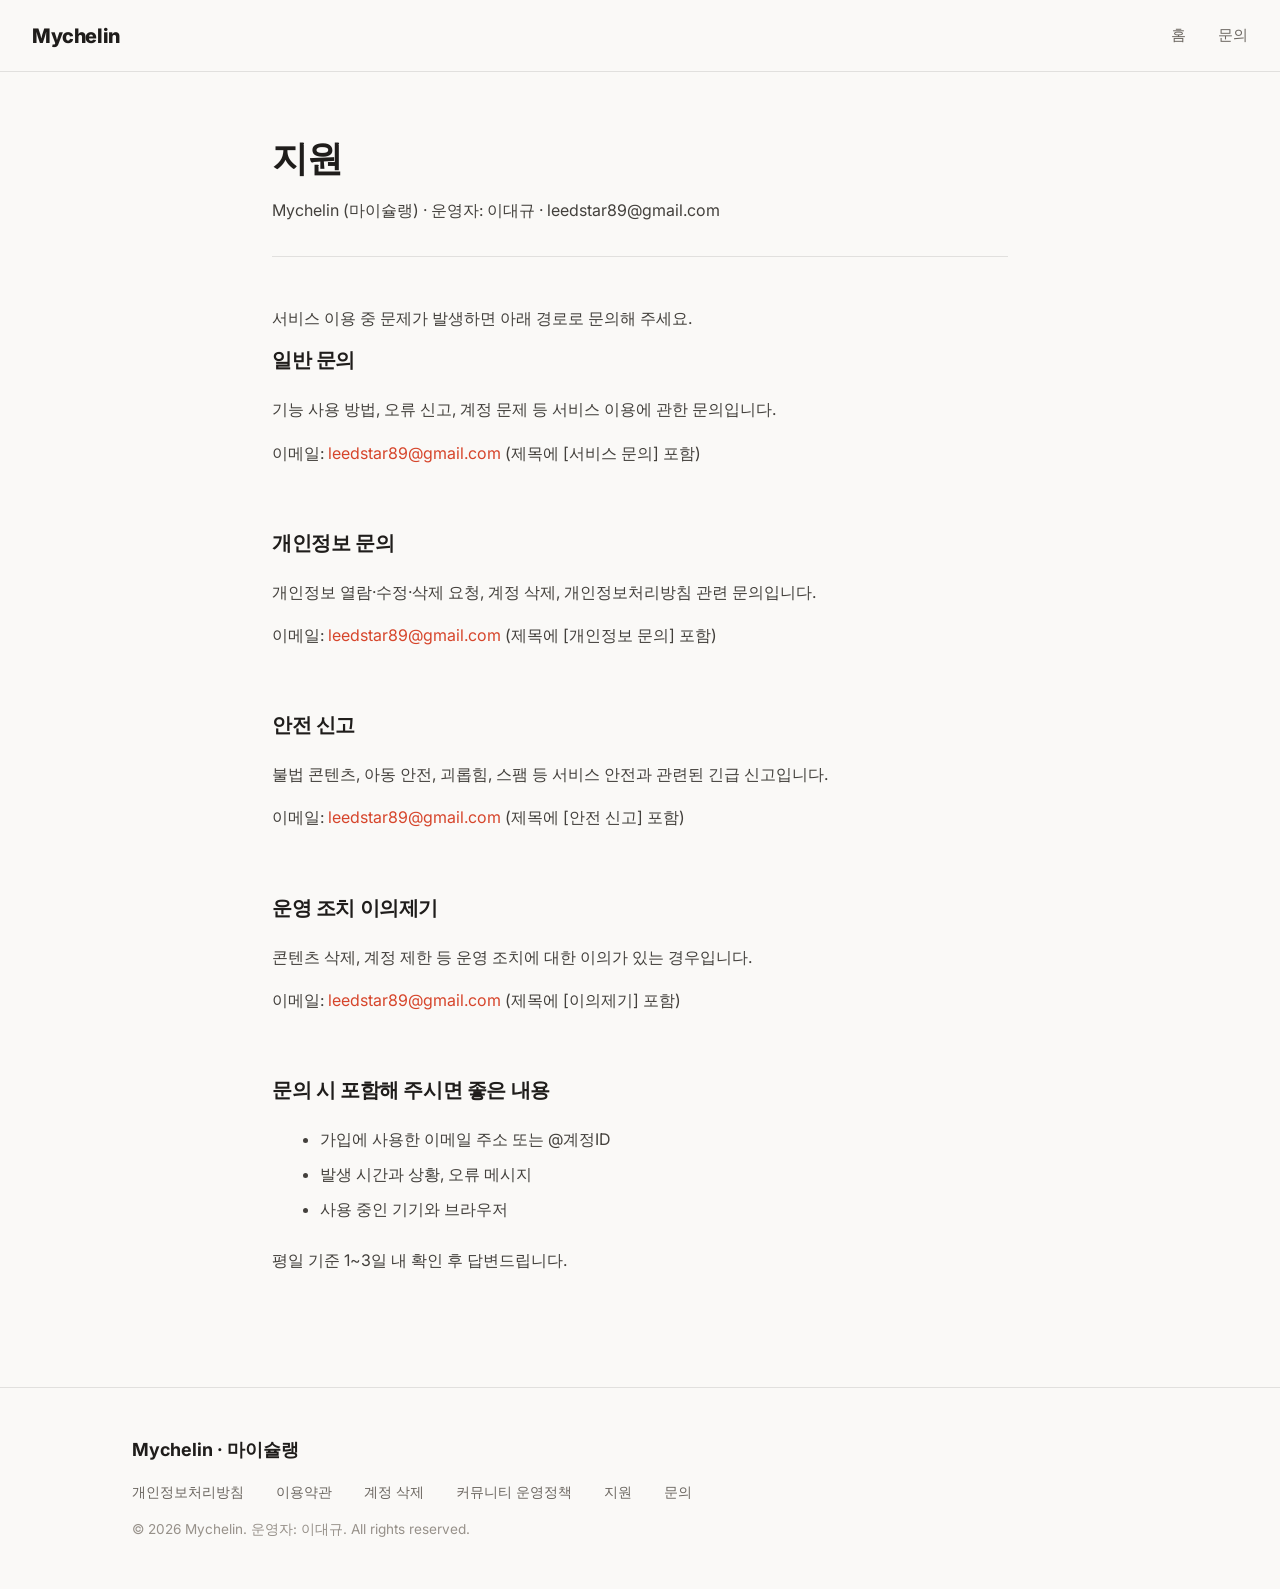
<file: support.html>
<!DOCTYPE html>
<html lang="ko">
<head>
  <meta charset="UTF-8">
  <meta name="viewport" content="width=device-width, initial-scale=1.0">
  <title>지원 — Mychelin</title>
  <meta name="description" content="Mychelin 서비스 지원: 일반 문의, 개인정보 문의, 안전 신고, 운영 조치 이의제기 방법을 안내합니다.">
  <link rel="canonical" href="https://mychelin.app/support.html">
  <meta property="og:type" content="website">
  <meta property="og:title" content="지원 — Mychelin">
  <meta property="og:url" content="https://mychelin.app/support.html">
  <link rel="icon" href="data:image/svg+xml,%3Csvg xmlns='http://www.w3.org/2000/svg' viewBox='0 0 64 64'%3E%3Crect width='64' height='64' rx='14' fill='%23d6452b'/%3E%3Ctext x='32' y='44' font-family='Inter,Arial,sans-serif' font-size='34' font-weight='700' fill='%23ffffff' text-anchor='middle'%3EM%3C/text%3E%3C/svg%3E">
  <link rel="preconnect" href="https://fonts.googleapis.com">
  <link rel="preconnect" href="https://fonts.gstatic.com" crossorigin>
  <link rel="preload" as="style" href="https://fonts.googleapis.com/css2?family=Inter:wght@400;500;600;700&display=swap">
  <link rel="stylesheet" href="https://fonts.googleapis.com/css2?family=Inter:wght@400;500;600;700&display=swap" media="all" onload="this.media='all'">
  <noscript><link rel="stylesheet" href="https://fonts.googleapis.com/css2?family=Inter:wght@400;500;600;700&display=swap"></noscript>
  <link rel="stylesheet" href="assets/css/style.css">
</head>
<body>
  <header class="site-header" role="banner">
    <div class="header-inner">
      <a class="brand" href="index.html" aria-label="Mychelin 홈">Mychelin</a>
      <nav class="site-nav" aria-label="메인 네비게이션">
        <a href="index.html">홈</a>
        <a href="contact.html">문의</a>
      </nav>
    </div>
  </header>

  <main class="legal" role="main">
    <div class="container">
      <article class="legal-doc">
        <header>
          <h1>지원</h1>
          <p class="legal-meta">Mychelin (마이슐랭) · 운영자: 이대규 · leedstar89@gmail.com</p>
        </header>

        <p>서비스 이용 중 문제가 발생하면 아래 경로로 문의해 주세요.</p>

        <h2>일반 문의</h2>
        <p>기능 사용 방법, 오류 신고, 계정 문제 등 서비스 이용에 관한 문의입니다.</p>
        <p>이메일: <a href="mailto:leedstar89@gmail.com?subject=%5B%EC%84%9C%EB%B9%84%EC%8A%A4%20%EB%AC%B8%EC%9D%98%5D">leedstar89@gmail.com</a> (제목에 [서비스 문의] 포함)</p>

        <h2>개인정보 문의</h2>
        <p>개인정보 열람·수정·삭제 요청, 계정 삭제, 개인정보처리방침 관련 문의입니다.</p>
        <p>이메일: <a href="mailto:leedstar89@gmail.com?subject=%5B%EA%B0%9C%EC%9D%B8%EC%A0%95%EB%B3%B4%20%EB%AC%B8%EC%9D%98%5D">leedstar89@gmail.com</a> (제목에 [개인정보 문의] 포함)</p>

        <h2>안전 신고</h2>
        <p>불법 콘텐츠, 아동 안전, 괴롭힘, 스팸 등 서비스 안전과 관련된 긴급 신고입니다.</p>
        <p>이메일: <a href="mailto:leedstar89@gmail.com?subject=%5B%EC%95%88%EC%A0%84%20%EC%8B%A0%EA%B3%A0%5D">leedstar89@gmail.com</a> (제목에 [안전 신고] 포함)</p>

        <h2>운영 조치 이의제기</h2>
        <p>콘텐츠 삭제, 계정 제한 등 운영 조치에 대한 이의가 있는 경우입니다.</p>
        <p>이메일: <a href="mailto:leedstar89@gmail.com?subject=%5B%EC%9D%B4%EC%9D%98%EC%A0%9C%EA%B8%B0%5D">leedstar89@gmail.com</a> (제목에 [이의제기] 포함)</p>

        <h2>문의 시 포함해 주시면 좋은 내용</h2>
        <ul>
          <li>가입에 사용한 이메일 주소 또는 @계정ID</li>
          <li>발생 시간과 상황, 오류 메시지</li>
          <li>사용 중인 기기와 브라우저</li>
        </ul>

        <p>평일 기준 1~3일 내 확인 후 답변드립니다.</p>
      </article>
    </div>
  </main>

  <footer class="site-footer" role="contentinfo">
    <div class="container">
      <p class="footer-brand">Mychelin · 마이슐랭</p>
      <nav class="footer-nav" aria-label="푸터 네비게이션">
        <a href="privacy-policy.html">개인정보처리방침</a>
        <a href="terms.html">이용약관</a>
        <a href="account-deletion.html">계정 삭제</a>
        <a href="community-guidelines.html">커뮤니티 운영정책</a>
        <a href="support.html">지원</a>
        <a href="contact.html">문의</a>
      </nav>
      <p class="footer-copy">© 2026 Mychelin. 운영자: 이대규. All rights reserved.</p>
    </div>
  </footer>

  <script src="assets/js/main.js"></script>
</body>
</html>
</file>
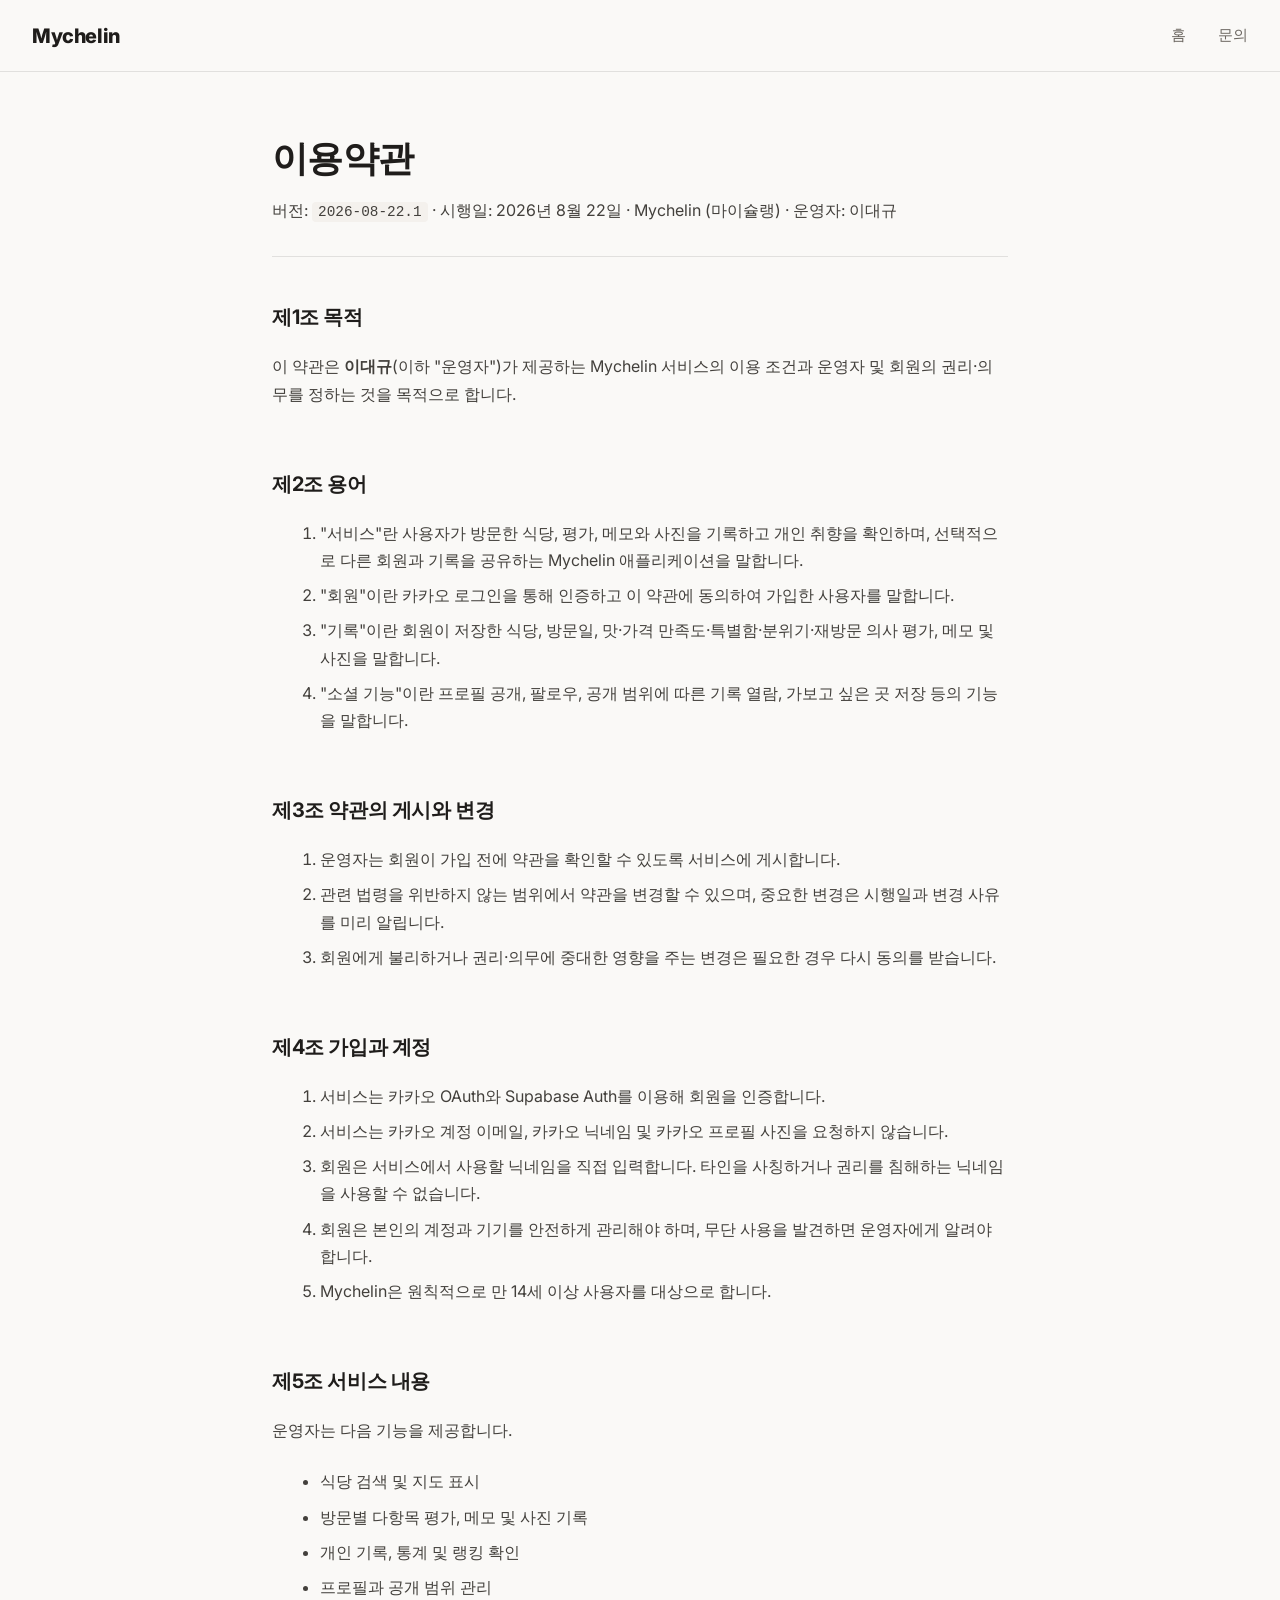
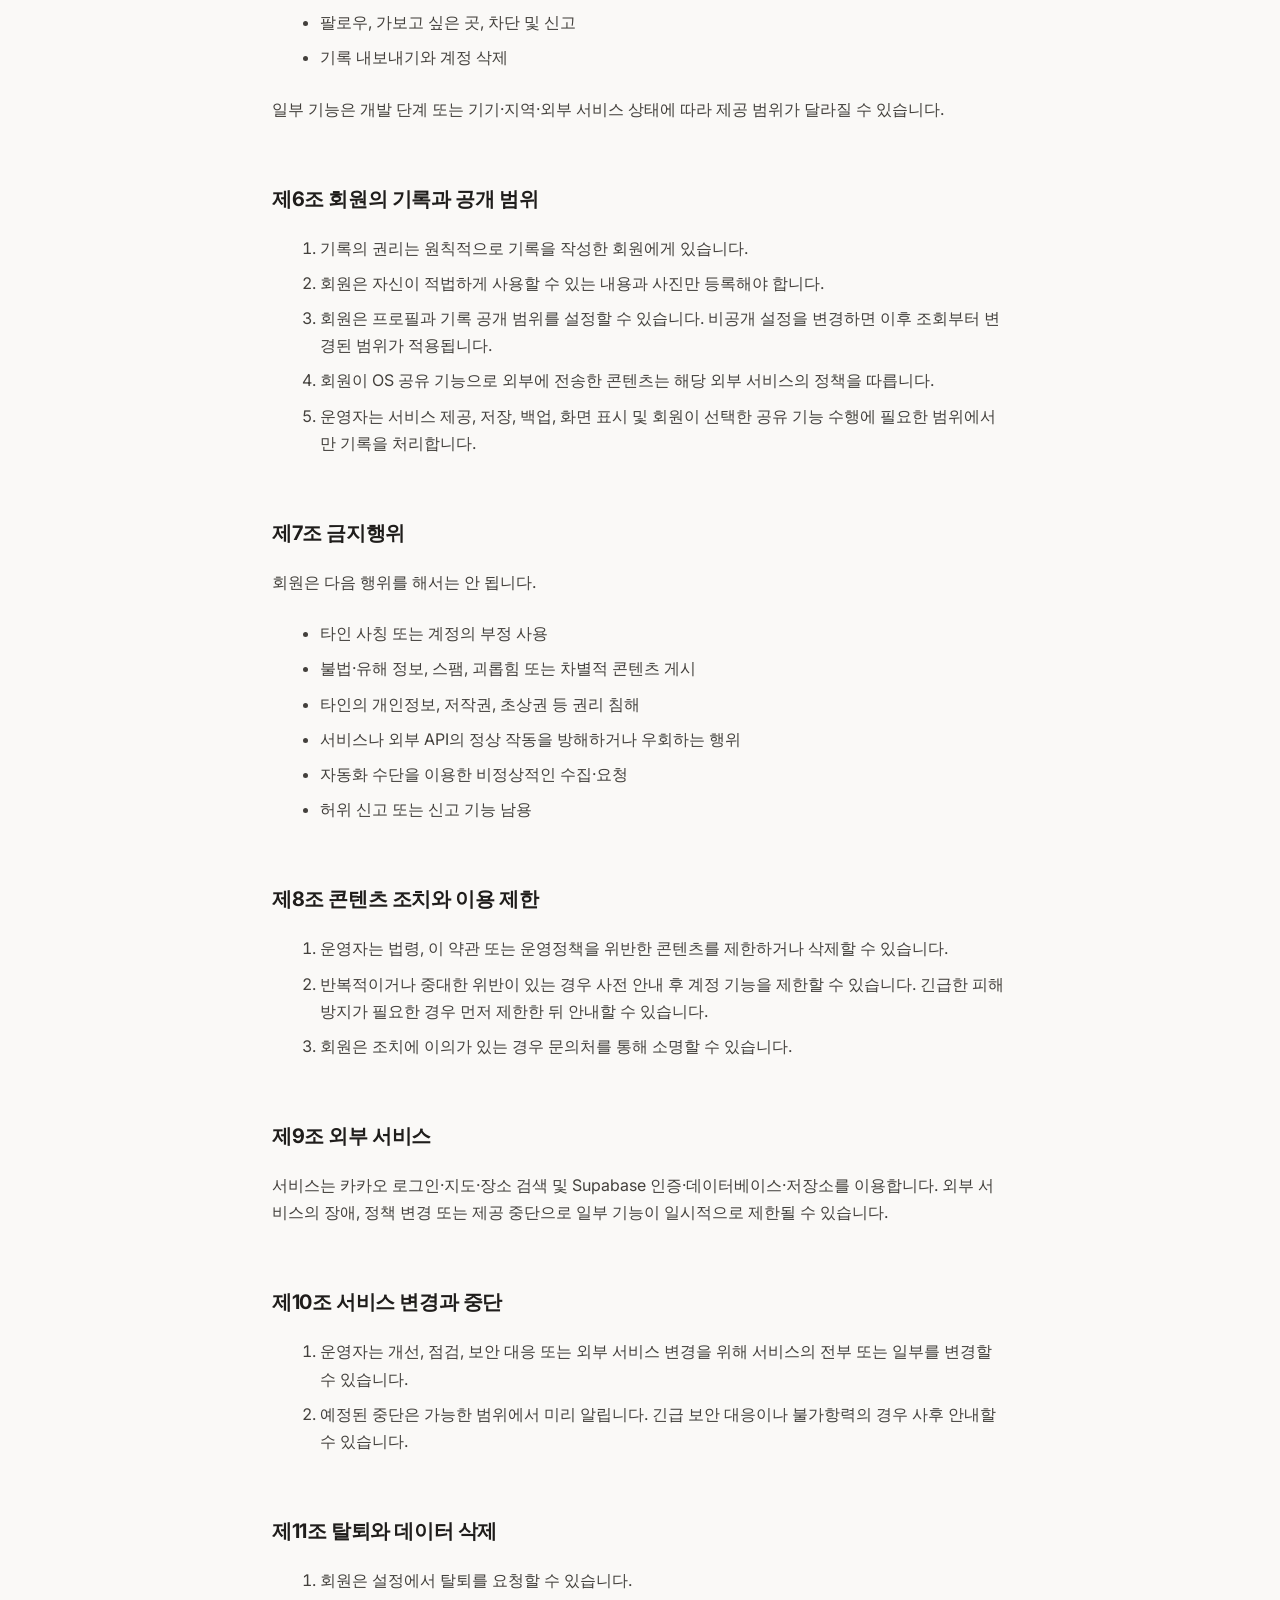
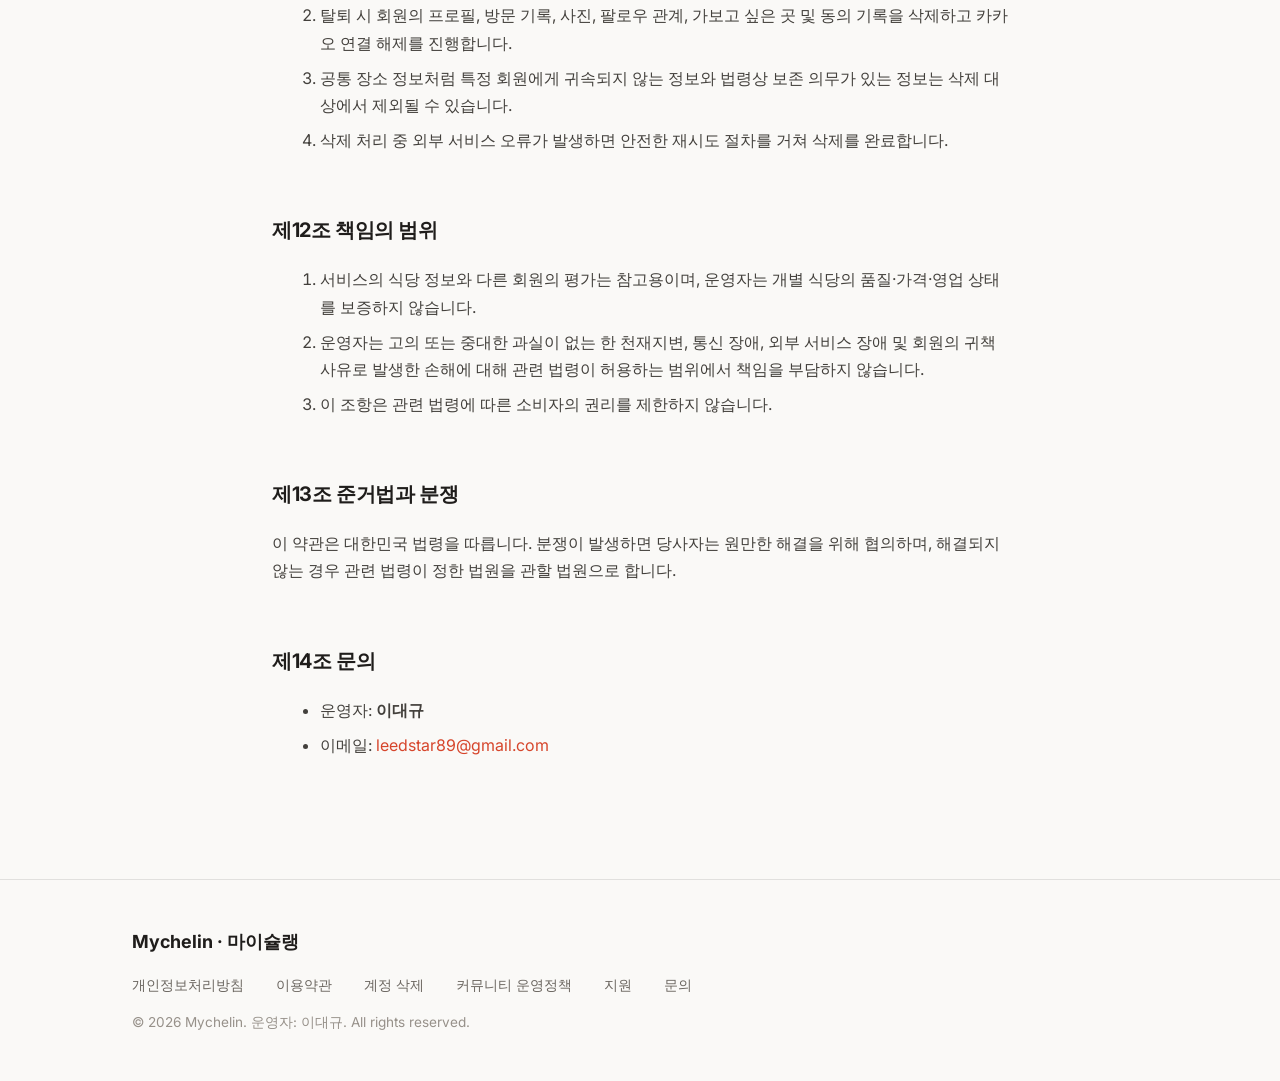
<file: terms.html>
<!DOCTYPE html>
<html lang="ko">
<head>
  <meta charset="UTF-8">
  <meta name="viewport" content="width=device-width, initial-scale=1.0">
  <title>이용약관 — Mychelin</title>
  <meta name="description" content="Mychelin(마이슐랭) 서비스 이용약관 v2026-08-22.1: 카카오 로그인, 기록·소셜 기능, 금지행위, 콘텐츠 조치, 외부 서비스, 탈퇴·삭제, 면책, 준거법. 운영자 이대규, 만 14세 이상, 대한민국 법령 준거.">
  <link rel="canonical" href="https://mychelin.app/terms.html">
  <meta property="og:type" content="website">
  <meta property="og:title" content="이용약관 — Mychelin">
  <meta property="og:url" content="https://mychelin.app/terms.html">
  <link rel="icon" href="data:image/svg+xml,%3Csvg xmlns='http://www.w3.org/2000/svg' viewBox='0 0 64 64'%3E%3Crect width='64' height='64' rx='14' fill='%23d6452b'/%3E%3Ctext x='32' y='44' font-family='Inter,Arial,sans-serif' font-size='34' font-weight='700' fill='%23ffffff' text-anchor='middle'%3EM%3C/text%3E%3C/svg%3E">
  <link rel="preconnect" href="https://fonts.googleapis.com">
  <link rel="preconnect" href="https://fonts.gstatic.com" crossorigin>
  <link rel="preload" as="style" href="https://fonts.googleapis.com/css2?family=Inter:wght@400;500;600;700;800&display=swap">
  <link rel="stylesheet" href="https://fonts.googleapis.com/css2?family=Inter:wght@400;500;600;700;800&display=swap" media="all" onload="this.media='all'">
  <noscript><link rel="stylesheet" href="https://fonts.googleapis.com/css2?family=Inter:wght@400;500;600;700;800&display=swap"></noscript>
  <link rel="stylesheet" href="assets/css/style.css">
</head>
<body>
  <header class="site-header" role="banner">
    <div class="header-inner">
      <a class="brand" href="index.html" aria-label="Mychelin 홈">Mychelin</a>
      <nav class="site-nav" aria-label="메인 네비게이션">
        <a href="index.html">홈</a>
        <a href="contact.html">문의</a>
      </nav>
    </div>
  </header>

  <main class="legal" role="main">
    <div class="container">
      <article class="legal-doc">
        <header>
          <h1>이용약관</h1>
          <p class="legal-meta">버전: <code>2026-08-22.1</code> · 시행일: 2026년 8월 22일 · Mychelin (마이슐랭) · 운영자: 이대규</p>
        </header>

        <h2>제1조 목적</h2>
        <p>이 약관은 <strong>이대규</strong>(이하 "운영자")가 제공하는 Mychelin 서비스의 이용 조건과 운영자 및 회원의 권리·의무를 정하는 것을 목적으로 합니다.</p>

        <h2>제2조 용어</h2>
        <ol>
          <li>"서비스"란 사용자가 방문한 식당, 평가, 메모와 사진을 기록하고 개인 취향을 확인하며, 선택적으로 다른 회원과 기록을 공유하는 Mychelin 애플리케이션을 말합니다.</li>
          <li>"회원"이란 카카오 로그인을 통해 인증하고 이 약관에 동의하여 가입한 사용자를 말합니다.</li>
          <li>"기록"이란 회원이 저장한 식당, 방문일, 맛·가격 만족도·특별함·분위기·재방문 의사 평가, 메모 및 사진을 말합니다.</li>
          <li>"소셜 기능"이란 프로필 공개, 팔로우, 공개 범위에 따른 기록 열람, 가보고 싶은 곳 저장 등의 기능을 말합니다.</li>
        </ol>

        <h2>제3조 약관의 게시와 변경</h2>
        <ol>
          <li>운영자는 회원이 가입 전에 약관을 확인할 수 있도록 서비스에 게시합니다.</li>
          <li>관련 법령을 위반하지 않는 범위에서 약관을 변경할 수 있으며, 중요한 변경은 시행일과 변경 사유를 미리 알립니다.</li>
          <li>회원에게 불리하거나 권리·의무에 중대한 영향을 주는 변경은 필요한 경우 다시 동의를 받습니다.</li>
        </ol>

        <h2>제4조 가입과 계정</h2>
        <ol>
          <li>서비스는 카카오 OAuth와 Supabase Auth를 이용해 회원을 인증합니다.</li>
          <li>서비스는 카카오 계정 이메일, 카카오 닉네임 및 카카오 프로필 사진을 요청하지 않습니다.</li>
          <li>회원은 서비스에서 사용할 닉네임을 직접 입력합니다. 타인을 사칭하거나 권리를 침해하는 닉네임을 사용할 수 없습니다.</li>
          <li>회원은 본인의 계정과 기기를 안전하게 관리해야 하며, 무단 사용을 발견하면 운영자에게 알려야 합니다.</li>
          <li>Mychelin은 원칙적으로 만 14세 이상 사용자를 대상으로 합니다.</li>
        </ol>

        <h2>제5조 서비스 내용</h2>
        <p>운영자는 다음 기능을 제공합니다.</p>
        <ul>
          <li>식당 검색 및 지도 표시</li>
          <li>방문별 다항목 평가, 메모 및 사진 기록</li>
          <li>개인 기록, 통계 및 랭킹 확인</li>
          <li>프로필과 공개 범위 관리</li>
          <li>팔로우, 가보고 싶은 곳, 차단 및 신고</li>
          <li>기록 내보내기와 계정 삭제</li>
        </ul>
        <p>일부 기능은 개발 단계 또는 기기·지역·외부 서비스 상태에 따라 제공 범위가 달라질 수 있습니다.</p>

        <h2>제6조 회원의 기록과 공개 범위</h2>
        <ol>
          <li>기록의 권리는 원칙적으로 기록을 작성한 회원에게 있습니다.</li>
          <li>회원은 자신이 적법하게 사용할 수 있는 내용과 사진만 등록해야 합니다.</li>
          <li>회원은 프로필과 기록 공개 범위를 설정할 수 있습니다. 비공개 설정을 변경하면 이후 조회부터 변경된 범위가 적용됩니다.</li>
          <li>회원이 OS 공유 기능으로 외부에 전송한 콘텐츠는 해당 외부 서비스의 정책을 따릅니다.</li>
          <li>운영자는 서비스 제공, 저장, 백업, 화면 표시 및 회원이 선택한 공유 기능 수행에 필요한 범위에서만 기록을 처리합니다.</li>
        </ol>

        <h2>제7조 금지행위</h2>
        <p>회원은 다음 행위를 해서는 안 됩니다.</p>
        <ul>
          <li>타인 사칭 또는 계정의 부정 사용</li>
          <li>불법·유해 정보, 스팸, 괴롭힘 또는 차별적 콘텐츠 게시</li>
          <li>타인의 개인정보, 저작권, 초상권 등 권리 침해</li>
          <li>서비스나 외부 API의 정상 작동을 방해하거나 우회하는 행위</li>
          <li>자동화 수단을 이용한 비정상적인 수집·요청</li>
          <li>허위 신고 또는 신고 기능 남용</li>
        </ul>

        <h2>제8조 콘텐츠 조치와 이용 제한</h2>
        <ol>
          <li>운영자는 법령, 이 약관 또는 운영정책을 위반한 콘텐츠를 제한하거나 삭제할 수 있습니다.</li>
          <li>반복적이거나 중대한 위반이 있는 경우 사전 안내 후 계정 기능을 제한할 수 있습니다. 긴급한 피해 방지가 필요한 경우 먼저 제한한 뒤 안내할 수 있습니다.</li>
          <li>회원은 조치에 이의가 있는 경우 문의처를 통해 소명할 수 있습니다.</li>
        </ol>

        <h2>제9조 외부 서비스</h2>
        <p>서비스는 카카오 로그인·지도·장소 검색 및 Supabase 인증·데이터베이스·저장소를 이용합니다. 외부 서비스의 장애, 정책 변경 또는 제공 중단으로 일부 기능이 일시적으로 제한될 수 있습니다.</p>

        <h2>제10조 서비스 변경과 중단</h2>
        <ol>
          <li>운영자는 개선, 점검, 보안 대응 또는 외부 서비스 변경을 위해 서비스의 전부 또는 일부를 변경할 수 있습니다.</li>
          <li>예정된 중단은 가능한 범위에서 미리 알립니다. 긴급 보안 대응이나 불가항력의 경우 사후 안내할 수 있습니다.</li>
        </ol>

        <h2>제11조 탈퇴와 데이터 삭제</h2>
        <ol>
          <li>회원은 설정에서 탈퇴를 요청할 수 있습니다.</li>
          <li>탈퇴 시 회원의 프로필, 방문 기록, 사진, 팔로우 관계, 가보고 싶은 곳 및 동의 기록을 삭제하고 카카오 연결 해제를 진행합니다.</li>
          <li>공통 장소 정보처럼 특정 회원에게 귀속되지 않는 정보와 법령상 보존 의무가 있는 정보는 삭제 대상에서 제외될 수 있습니다.</li>
          <li>삭제 처리 중 외부 서비스 오류가 발생하면 안전한 재시도 절차를 거쳐 삭제를 완료합니다.</li>
        </ol>

        <h2>제12조 책임의 범위</h2>
        <ol>
          <li>서비스의 식당 정보와 다른 회원의 평가는 참고용이며, 운영자는 개별 식당의 품질·가격·영업 상태를 보증하지 않습니다.</li>
          <li>운영자는 고의 또는 중대한 과실이 없는 한 천재지변, 통신 장애, 외부 서비스 장애 및 회원의 귀책사유로 발생한 손해에 대해 관련 법령이 허용하는 범위에서 책임을 부담하지 않습니다.</li>
          <li>이 조항은 관련 법령에 따른 소비자의 권리를 제한하지 않습니다.</li>
        </ol>

        <h2>제13조 준거법과 분쟁</h2>
        <p>이 약관은 대한민국 법령을 따릅니다. 분쟁이 발생하면 당사자는 원만한 해결을 위해 협의하며, 해결되지 않는 경우 관련 법령이 정한 법원을 관할 법원으로 합니다.</p>

        <h2>제14조 문의</h2>
        <ul>
          <li>운영자: <strong>이대규</strong></li>
          <li>이메일: <a href="mailto:leedstar89@gmail.com">leedstar89@gmail.com</a></li>
        </ul>
      </article>
    </div>
  </main>

  <footer class="site-footer" role="contentinfo">
    <div class="container">
      <p class="footer-brand">Mychelin · 마이슐랭</p>
      <nav class="footer-nav" aria-label="푸터 네비게이션">
        <a href="privacy-policy.html">개인정보처리방침</a>
        <a href="terms.html">이용약관</a>
        <a href="account-deletion.html">계정 삭제</a>
        <a href="community-guidelines.html">커뮤니티 운영정책</a>
        <a href="support.html">지원</a>
        <a href="contact.html">문의</a>
      </nav>
      <p class="footer-copy">© 2026 Mychelin. 운영자: 이대규. All rights reserved.</p>
    </div>
  </footer>

  <script src="assets/js/main.js"></script>
</body>
</html>
</file>
<file: assets/css/style.css>
/* Mychelin — style.css
   Warm editorial, type-first design. Inspired by Notion/Airbnb warmth:
   off-white canvas, one accent (#d6452b), whisper borders, layered shadows,
   generous whitespace. Design spec: MYCHELIN_HOMEPAGE_DESIGN.md
   Anti-slop: no glassmorphism, no blue/purple gradients, no icon cards,
   no rounded-everything. */

:root {
  /* Light theme (warm neutrals) */
  --bg: #faf9f7;
  --bg-alt: #f4f1ed;
  --surface: #ffffff;
  --ink: #1f1d1b;
  --ink-sub: #6b6660;
  --ink-faint: #97918a;
  --border: rgba(0, 0, 0, 0.1);

  /* Dark theme */
  --dark-bg: #17181c;
  --dark-ink: rgba(255, 255, 255, 0.92);
  --dark-ink-sub: rgba(255, 255, 255, 0.6);
  --dark-ink-faint: rgba(255, 255, 255, 0.38);
  --dark-border: rgba(255, 255, 255, 0.12);
  --accent-on-dark: #ff8a6f;

  /* Accent — the ONLY saturated color */
  --accent: #d6452b;
  --accent-hover: #b23720;

  /* Shape */
  --radius: 8px;
  --radius-card: 16px;
  --radius-pill: 9999px;

  /* Layout */
  --max-w: 1080px;
  --max-w-wide: 1440px;
  --header-h: 72px;

  /* Spacing (8px base) */
  --space-xs: 8px;
  --space-sm: 16px;
  --space-md: 24px;
  --space-lg: 32px;
  --space-xl: 48px;
  --space-2xl: 64px;
  --space-3xl: 96px;
  --space-4xl: 128px;

  --transition: 200ms ease;

  /* Elevation — layered, low opacity */
  --shadow-soft: 0 1px 2px rgba(0, 0, 0, 0.04), 0 2px 8px rgba(0, 0, 0, 0.04), 0 8px 24px rgba(0, 0, 0, 0.05);
  --shadow-header: 0 1px 0 rgba(0, 0, 0, 0.03), 0 4px 16px rgba(0, 0, 0, 0.04);
}

/* Font loading — Inter via Google Fonts (head) */
* { box-sizing: border-box; }

html { scroll-behavior: smooth; }

body {
  margin: 0;
  font-family: "Inter", "Apple SD Gothic Neo", "Noto Sans KR", "Malgun Gothic", -apple-system, BlinkMacSystemFont, "Segoe UI", sans-serif;
  background: var(--bg);
  color: var(--ink);
  line-height: 1.6;
  -webkit-font-smoothing: antialiased;
  text-rendering: optimizeLegibility;
}

h1, h2, h3, h4, h5, h6 {
  font-family: inherit;
  line-height: 1.2;
  font-weight: 700;
  letter-spacing: -0.02em;
}

p { margin: 0 0 1em; }

/* Container */
.container {
  max-width: var(--max-w);
  margin: 0 auto;
  padding: 0 var(--space-lg);
}

.container-wide {
  max-width: var(--max-w-wide);
  margin: 0 auto;
  padding: 0 var(--space-lg);
}

/* Links */
a { color: var(--accent); text-decoration: none; transition: color var(--transition); }
a:hover { color: var(--accent-hover); text-decoration: none; }

/* Header — solid warm off-white, thin bottom border. NOT glass. */
.site-header {
  position: fixed;
  top: 0; left: 0; right: 0;
  z-index: 100;
  height: var(--header-h);
  background: rgba(250, 249, 247, 0.92);
  -webkit-backdrop-filter: blur(12px);
  backdrop-filter: blur(12px);
  border-bottom: 1px solid var(--border);
  transition: box-shadow var(--transition);
}

.header-inner {
  display: flex;
  align-items: center;
  justify-content: space-between;
  height: 100%;
  max-width: var(--max-w-wide);
  margin: 0 auto;
  padding: 0 var(--space-lg);
}

.site-header.scrolled { box-shadow: var(--shadow-header); }

.brand {
  font-weight: 800;
  font-size: 1.25rem;
  color: var(--ink);
  letter-spacing: -0.02em;
  text-decoration: none;
}
.brand:hover { color: var(--accent); text-decoration: none; }

.site-nav {
  display: flex;
  align-items: center;
  gap: var(--space-lg);
}

.site-nav a {
  color: var(--ink-sub);
  font-size: 0.95rem;
  font-weight: 500;
  transition: color var(--transition);
}
.site-nav a:hover { color: var(--ink); }

.nav-cta {
  color: var(--accent) !important;
  font-weight: 600;
}
.nav-cta:hover { color: var(--accent-hover) !important; }

/* Buttons */
.btn {
  display: inline-flex;
  align-items: center;
  justify-content: center;
  gap: var(--space-xs);
  height: 48px;
  padding: 0 28px;
  border-radius: var(--radius);
  font-size: 1rem;
  font-weight: 600;
  line-height: 1;
  border: 1px solid transparent;
  cursor: pointer;
  text-decoration: none;
  white-space: nowrap;
  transition: background-color var(--transition), border-color var(--transition), color var(--transition), transform var(--transition);
}

.btn:active { transform: scale(0.98); }

.btn-primary {
  background: var(--accent);
  color: #fff;
}
.btn-primary:hover {
  background: var(--accent-hover);
  color: #fff;
  text-decoration: none;
}

.btn-ghost {
  background: transparent;
  color: var(--ink);
  border-color: var(--border);
}
.btn-ghost:hover {
  background: var(--surface);
  border-color: var(--ink-faint);
  color: var(--ink);
  text-decoration: none;
}

/* Light CTA on dark section */
.btn-primary-light {
  background: #fff;
  color: var(--dark-bg);
}
.btn-primary-light:hover {
  background: #f2f0ed;
  color: var(--dark-bg);
  text-decoration: none;
}

/* Disabled button state (pre-launch CTAs) */
.btn-disabled {
  opacity: 0.55;
  pointer-events: none;
  cursor: not-allowed;
}

/* Hero — type-first editorial on photo background.
   User requested the hero image (5db30d30 / hero-bg.webp) as a full-bleed
   background. Warm dark overlay keeps text readable; no glass, no gradients
   beyond the readability overlay. */
.hero {
  position: relative;
  min-height: 92vh;
  display: flex;
  align-items: center;
  padding: calc(var(--header-h) + var(--space-3xl)) 0 var(--space-3xl);
  background: #1f1d1b url('../image/hero-bg.webp') center center / cover no-repeat;
  overflow: hidden;
}

/* Readability overlay — dark, tuned to the photo's warm browns */
.hero::before {
  content: '';
  position: absolute;
  inset: 0;
  background: linear-gradient(
    to right,
    rgba(24, 20, 17, 0.72) 0%,
    rgba(24, 20, 17, 0.55) 45%,
    rgba(24, 20, 17, 0.30) 100%
  );
  pointer-events: none;
}

/* Subtle bottom fade into the next section */
.hero::after {
  content: '';
  position: absolute;
  left: 0; right: 0; bottom: 0;
  height: 140px;
  background: linear-gradient(to top, var(--bg), transparent);
  pointer-events: none;
}

.container-hero {
  position: relative;
  z-index: 1;
  max-width: var(--max-w-wide);
  display: block;
}

.hero-tagline {
  margin: 0 0 var(--space-md);
  font-size: 0.8125rem;
  font-weight: 700;
  letter-spacing: 0.08em;
  text-transform: uppercase;
  color: var(--accent-on-dark);
  display: inline-block;
  padding: 6px 12px;
  border: 1px solid rgba(255, 138, 111, 0.35);
  border-radius: var(--radius-pill);
  background: rgba(24, 20, 17, 0.35);
}

.hero-copy { min-width: 0; max-width: 760px; }

.hero h1 {
  color: #fff;
  font-size: clamp(2.75rem, 6vw, 4.25rem);
  line-height: 1.08;
  letter-spacing: -0.03em;
  margin: 0 0 var(--space-lg);
  text-shadow: 0 1px 24px rgba(0, 0, 0, 0.35);
}

.hero-sub {
  color: rgba(255, 255, 255, 0.85);
  font-size: 1.125rem;
  line-height: 1.6;
  max-width: 640px;
  margin: 0 0 var(--space-xl);
}
.hero-sub strong { color: #fff; font-weight: 600; }

.hero-actions {
  display: flex;
  gap: var(--space-sm);
  flex-wrap: wrap;
  margin-bottom: var(--space-lg);
}

.hero-note {
  color: rgba(255, 255, 255, 0.7);
  font-size: 0.875rem;
  margin: 0;
}

/* Dark-background button variant for the photo hero */
.hero .btn-primary {
  background: var(--accent);
  color: #fff;
  box-shadow: 0 4px 20px rgba(0, 0, 0, 0.25);
}
.hero .btn-primary:hover {
  background: var(--accent-hover);
  color: #fff;
}

.hero .btn-ghost {
  background: rgba(24, 20, 17, 0.4);
  color: #fff;
  border-color: rgba(255, 255, 255, 0.45);
  -webkit-backdrop-filter: blur(8px);
  backdrop-filter: blur(8px);
}
.hero .btn-ghost:hover {
  background: rgba(24, 20, 17, 0.6);
  border-color: rgba(255, 255, 255, 0.7);
  color: #fff;
  text-decoration: none;
}

/* Kicker label */
.kicker {
  margin: 0 0 var(--space-sm);
  font-size: 0.8125rem;
  font-weight: 700;
  letter-spacing: 0.08em;
  text-transform: uppercase;
  color: var(--accent);
}

/* Sections */
.section, .section-alt {
  padding: var(--space-4xl) 0;
}
.section { background: var(--bg); }
.section-alt { background: var(--bg-alt); }

.section-header {
  text-align: center;
  max-width: var(--max-w);
  margin: 0 auto var(--space-3xl);
}

.section-title {
  font-size: clamp(2rem, 4vw, 2.75rem);
  line-height: 1.2;
  font-weight: 700;
  color: var(--ink);
  margin: 0 0 var(--space-md);
  letter-spacing: -0.03em;
}

.section-desc {
  font-size: 1.125rem;
  line-height: 1.6;
  color: var(--ink-sub);
  margin: 0;
  max-width: 640px;
  margin-left: auto;
  margin-right: auto;
}

/* Difference section — split heading + 3-row definition list with dividers */
.split {
  display: grid;
  grid-template-columns: 1fr 1fr;
  gap: var(--space-2xl);
  align-items: start;
  margin-bottom: var(--space-3xl);
}

.split-copy .section-title { margin-bottom: 0; }

.split-text p {
  color: var(--ink-sub);
  font-size: 1.0625rem;
  line-height: 1.7;
  margin: 0 0 var(--space-md);
}
.split-text p:last-child { margin-bottom: 0; }
.split-text strong { color: var(--ink); font-weight: 600; }

.diff-list {
  margin: 0;
  border-top: 1px solid var(--border);
}

.diff-row {
  display: grid;
  grid-template-columns: 1fr 1fr;
  gap: var(--space-lg);
  padding: var(--space-lg) 0;
  border-bottom: 1px solid var(--border);
  align-items: baseline;
}

.diff-row dt {
  color: var(--ink-faint);
  font-size: 1rem;
  font-weight: 500;
}

.diff-row dd {
  margin: 0;
  color: var(--accent);
  font-size: 1.125rem;
  font-weight: 600;
  text-align: right;
}

/* Features — numbered editorial rows, no cards */
.feature-list {
  list-style: none;
  margin: 0;
  padding: 0;
  border-top: 1px solid var(--border);
}

.feature-row {
  display: grid;
  grid-template-columns: 96px 1fr;
  gap: var(--space-lg);
  align-items: baseline;
  padding: var(--space-xl) 0;
  border-bottom: 1px solid var(--border);
}

.feature-num {
  font-size: 0.875rem;
  font-weight: 700;
  color: var(--accent);
  letter-spacing: 0.04em;
}

.feature-body h3 {
  font-size: 1.375rem;
  font-weight: 700;
  letter-spacing: -0.02em;
  color: var(--ink);
  margin: 0 0 var(--space-xs);
}

.feature-body p {
  font-size: 1rem;
  line-height: 1.7;
  color: var(--ink-sub);
  margin: 0;
  max-width: 640px;
}

/* Login / CTA — dark full-bleed */
.login-section {
  background: var(--dark-bg);
  color: var(--dark-ink);
  padding: var(--space-4xl) 0;
}

.login-section .container { text-align: center; }

.login-title {
  font-size: clamp(2rem, 4vw, 2.75rem);
  line-height: 1.2;
  font-weight: 700;
  letter-spacing: -0.03em;
  color: var(--dark-ink);
  margin: 0 0 var(--space-md);
}

.login-desc {
  font-size: 1.125rem;
  line-height: 1.6;
  color: var(--dark-ink-sub);
  margin: 0 0 var(--space-xl);
  max-width: 640px;
  margin-left: auto;
  margin-right: auto;
}

.login-actions {
  margin-bottom: var(--space-xl);
}

.login-note {
  margin: 0 auto;
  font-size: 0.9rem;
  color: var(--dark-ink-sub);
  max-width: 560px;
}
.login-note a { color: var(--accent-on-dark); }
.login-note a:hover { color: #fff; }

/* Footer */
.site-footer {
  border-top: 1px solid var(--border);
  padding: var(--space-xl) 0;
  background: var(--bg);
}

.footer-brand { margin: 0 0 var(--space-sm); font-weight: 700; font-size: 1.125rem; }
.footer-nav { display: flex; gap: var(--space-lg); margin-bottom: var(--space-sm); flex-wrap: wrap; }
.footer-nav a { color: var(--ink-sub); font-size: 0.9rem; }
.footer-nav a:hover { color: var(--ink); }

.footer-copy {
  color: var(--ink-faint);
  font-size: 0.85rem;
  margin: 0;
}

/* Legal / Contact pages */
.legal {
  padding: calc(var(--header-h) + var(--space-2xl)) 0 var(--space-3xl);
}
.legal .container { max-width: 800px; }

.legal-doc h1 {
  font-size: clamp(1.75rem, 3.5vw, 2.25rem);
  line-height: 1.25;
  letter-spacing: -0.02em;
  margin: 0 0 var(--space-sm);
}

.legal-meta {
  color: var(--ink-sub);
  font-size: 1rem;
  margin: 0 0 var(--space-xl);
  padding-bottom: var(--space-lg);
  border-bottom: 1px solid var(--border);
}

.legal-doc h2 {
  font-size: 1.25rem;
  margin: var(--space-2xl) 0 var(--space-md);
  color: var(--ink);
}
.legal-doc h2:first-of-type { margin-top: 0; }

.legal-doc p, .legal-doc li {
  color: #43403c;
  font-size: 1rem;
  line-height: 1.7;
}
.legal-doc ul, .legal-doc ol { padding-left: var(--space-xl); margin: var(--space-md) 0; }
.legal-doc li { margin: var(--space-xs) 0; }
.legal-doc table { width: 100%; border-collapse: collapse; margin: var(--space-lg) 0; font-size: 0.95rem; }
.legal-doc th, .legal-doc td { padding: var(--space-md); text-align: left; border-bottom: 1px solid var(--border); }
.legal-doc th { background: var(--bg-alt); font-weight: 600; color: var(--ink); }
.legal-doc code { background: var(--bg-alt); padding: 2px 6px; border-radius: 4px; font-family: ui-monospace, SFMono-Regular, Menlo, monospace; font-size: 0.9em; }

/* 404 Page */
.not-found {
  padding: calc(var(--header-h) + var(--space-3xl)) 0 var(--space-3xl);
  text-align: center;
  min-height: 60vh;
  display: flex;
  align-items: center;
  justify-content: center;
}
.not-found h1 { font-size: 6rem; line-height: 1; margin: 0 0 var(--space-lg); color: var(--accent); }
.not-found p { font-size: 1.25rem; color: var(--ink-sub); margin: 0 0 var(--space-xl); }

/* Responsive */
@media (max-width: 1024px) {
  :root { --space-4xl: 96px; --space-3xl: 64px; --space-2xl: 48px; }
  .split { grid-template-columns: 1fr; gap: var(--space-lg); }
}

@media (max-width: 720px) {
  :root {
    --header-h: 60px;
    --space-4xl: 64px; --space-3xl: 48px; --space-2xl: 40px;
    --space-xl: 32px; --space-lg: 24px; --space-md: 16px;
  }

  .header-inner { padding: 0 var(--space-md); }
  .brand { font-size: 1.1rem; }
  .site-nav { gap: var(--space-md); }
  .site-nav a:not(.nav-cta) { display: none; } /* Hide non-CTA nav on mobile */

  .hero { padding: calc(var(--header-h) + var(--space-2xl)) 0 var(--space-2xl); }
  .hero h1 { font-size: clamp(2.25rem, 9vw, 2.75rem); }
  .hero br { display: none; }
  .hero-actions .btn { width: 100%; }
  .hero::before {
    background: linear-gradient(
      to bottom,
      rgba(24, 20, 17, 0.78) 0%,
      rgba(24, 20, 17, 0.58) 50%,
      rgba(24, 20, 17, 0.62) 100%
    );
  }

  .section, .section-alt, .login-section { padding: var(--space-2xl) 0; }
  .section-header { margin-bottom: var(--space-2xl); }

  .diff-row { grid-template-columns: 1fr; gap: var(--space-xs); }
  .diff-row dd { text-align: left; }

  .feature-row { grid-template-columns: 48px 1fr; gap: var(--space-sm); padding: var(--space-lg) 0; }
  .feature-body h3 { font-size: 1.25rem; }

  .legal { padding: calc(var(--header-h) + var(--space-xl)) 0 var(--space-2xl); }
  .legal-doc h2 { font-size: 1.125rem; margin-top: var(--space-xl); }
  .legal-doc h2:first-of-type { margin-top: 0; }

  .footer-nav { gap: var(--space-md); }
  .not-found h1 { font-size: 4rem; }
}

/* Scroll reveal animation (CSS-only) */
.reveal {
  opacity: 0;
  transform: translateY(24px);
  transition: opacity 0.7s cubic-bezier(0.4, 0, 0.2, 1), transform 0.7s cubic-bezier(0.4, 0, 0.2, 1);
}
.reveal.visible { opacity: 1; transform: translateY(0); }

/* Stagger delays */
.reveal-delay-1 { transition-delay: 100ms; }
.reveal-delay-2 { transition-delay: 200ms; }
.reveal-delay-3 { transition-delay: 300ms; }
.reveal-delay-4 { transition-delay: 400ms; }
.reveal-delay-5 { transition-delay: 500ms; }

/* Focus visible for accessibility */
:focus-visible {
  outline: 2px solid var(--accent);
  outline-offset: 2px;
}

/* Reduced motion */
@media (prefers-reduced-motion: reduce) {
  *, *::before, *::after {
    animation-duration: 0.01ms !important;
    animation-iteration-count: 1 !important;
    transition-duration: 0.01ms !important;
    scroll-behavior: auto !important;
  }
}
</file>
